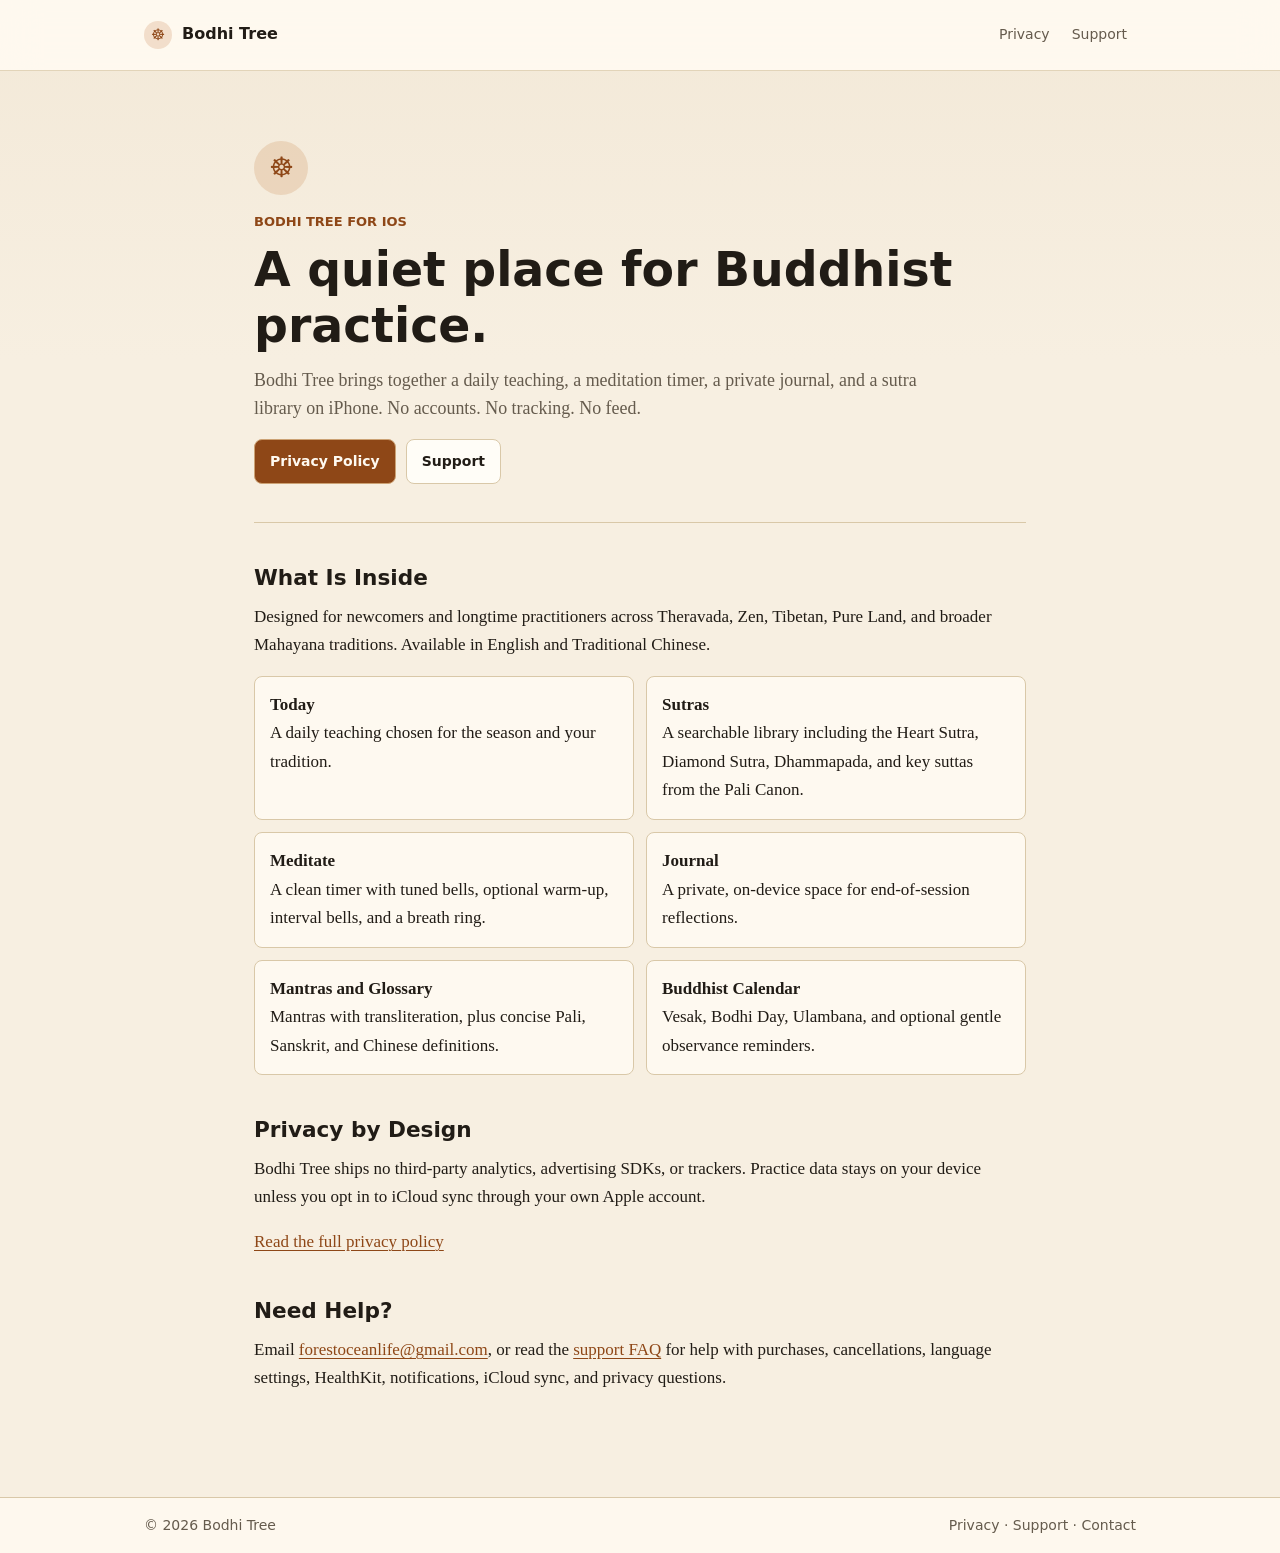
<file: index.html>
<!DOCTYPE html>
<html lang="en">
<head>
  <meta charset="UTF-8" />
  <meta name="viewport" content="width=device-width, initial-scale=1.0" />
  <title>Bodhi Tree — A quiet place for practice</title>
  <meta name="description" content="Bodhi Tree is a Buddhist study and meditation app for iPhone. No accounts, no tracking, with public privacy and support pages for App Store review." />
  <link rel="canonical" href="https://forestoceanlife.github.io/bodhi-tree/" />
  <link rel="stylesheet" href="./styles.css" />
</head>
<body>
  <a class="skip-link" href="#content">Skip to content</a>

  <header class="site-header">
    <div class="site-header-inner">
      <a class="brand" href="./" aria-label="Bodhi Tree home"><span class="brand-mark">☸</span> Bodhi Tree</a>
      <nav class="site-nav" aria-label="Primary">
        <a href="./privacy/">Privacy</a>
        <a href="./support/">Support</a>
      </nav>
    </div>
  </header>

  <main id="content">
    <section class="hero" aria-labelledby="home-title">
      <span class="hero-mark" aria-hidden="true">☸</span>
      <p class="eyebrow">Bodhi Tree for iOS</p>
      <h1 id="home-title">A quiet place for Buddhist practice.</h1>
      <p class="lede">Bodhi Tree brings together a daily teaching, a meditation timer, a private journal, and a sutra library on iPhone. No accounts. No tracking. No feed.</p>
      <div class="support-actions">
        <a class="button-link primary" href="./privacy/">Privacy Policy</a>
        <a class="button-link" href="./support/">Support</a>
      </div>
    </section>

    <hr />

    <section aria-labelledby="inside-title">
      <h2 id="inside-title">What Is Inside</h2>
      <p>Designed for newcomers and longtime practitioners across Theravada, Zen, Tibetan, Pure Land, and broader Mahayana traditions. Available in English and Traditional Chinese.</p>

      <ul class="feature-list">
        <li><strong>Today</strong><br />A daily teaching chosen for the season and your tradition.</li>
        <li><strong>Sutras</strong><br />A searchable library including the Heart Sutra, Diamond Sutra, Dhammapada, and key suttas from the Pali Canon.</li>
        <li><strong>Meditate</strong><br />A clean timer with tuned bells, optional warm-up, interval bells, and a breath ring.</li>
        <li><strong>Journal</strong><br />A private, on-device space for end-of-session reflections.</li>
        <li><strong>Mantras and Glossary</strong><br />Mantras with transliteration, plus concise Pali, Sanskrit, and Chinese definitions.</li>
        <li><strong>Buddhist Calendar</strong><br />Vesak, Bodhi Day, Ulambana, and optional gentle observance reminders.</li>
      </ul>
    </section>

    <section aria-labelledby="privacy-title">
      <h2 id="privacy-title">Privacy by Design</h2>
      <p>Bodhi Tree ships no third-party analytics, advertising SDKs, or trackers. Practice data stays on your device unless you opt in to iCloud sync through your own Apple account.</p>
      <p><a href="./privacy/">Read the full privacy policy</a></p>
    </section>

    <section aria-labelledby="support-title">
      <h2 id="support-title">Need Help?</h2>
      <p>Email <a href="mailto:forestoceanlife@gmail.com">forestoceanlife@gmail.com</a>, or read the <a href="./support/">support FAQ</a> for help with purchases, cancellations, language settings, HealthKit, notifications, iCloud sync, and privacy questions.</p>
    </section>
  </main>

  <footer class="site-footer">
    <div class="site-footer-inner">
      <span>© 2026 Bodhi Tree</span>
      <span>
        <a href="./privacy/">Privacy</a> ·
        <a href="./support/">Support</a> ·
        <a href="mailto:forestoceanlife@gmail.com">Contact</a>
      </span>
    </div>
  </footer>
</body>
</html>
</file>
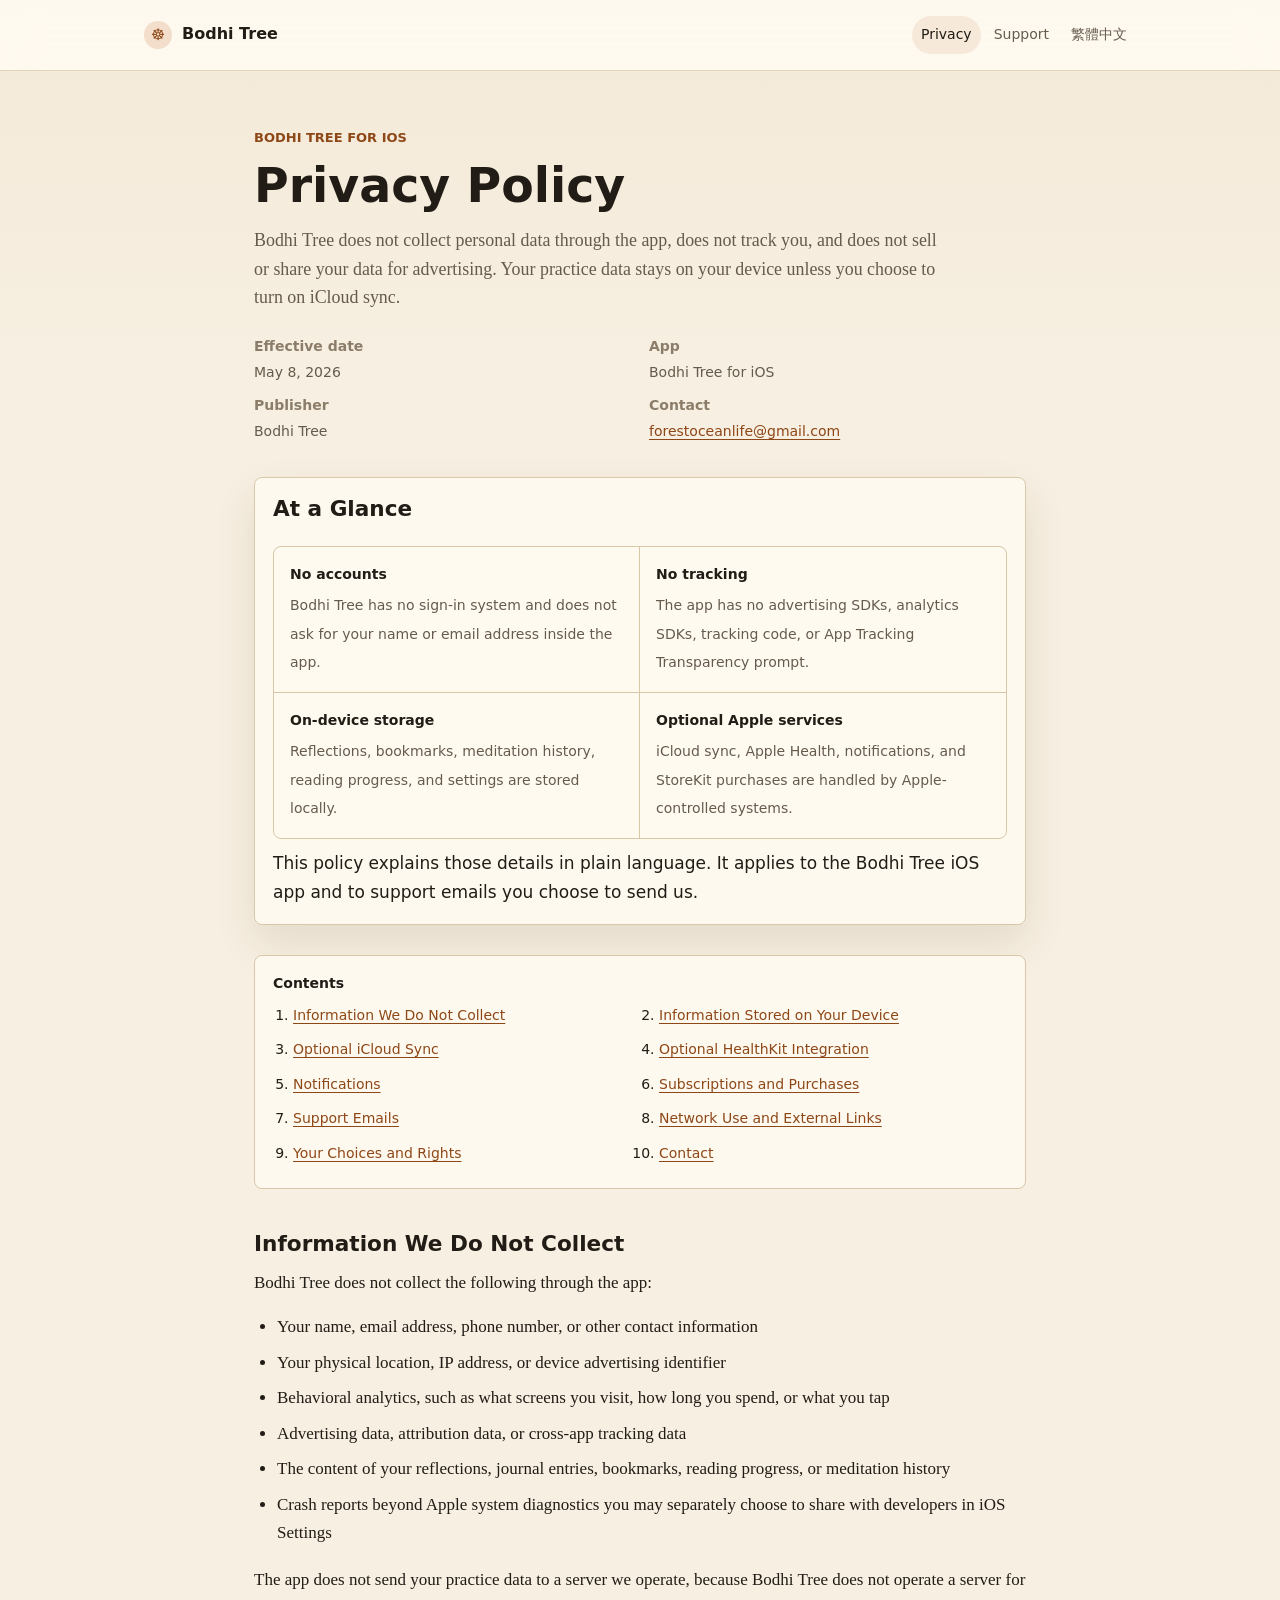
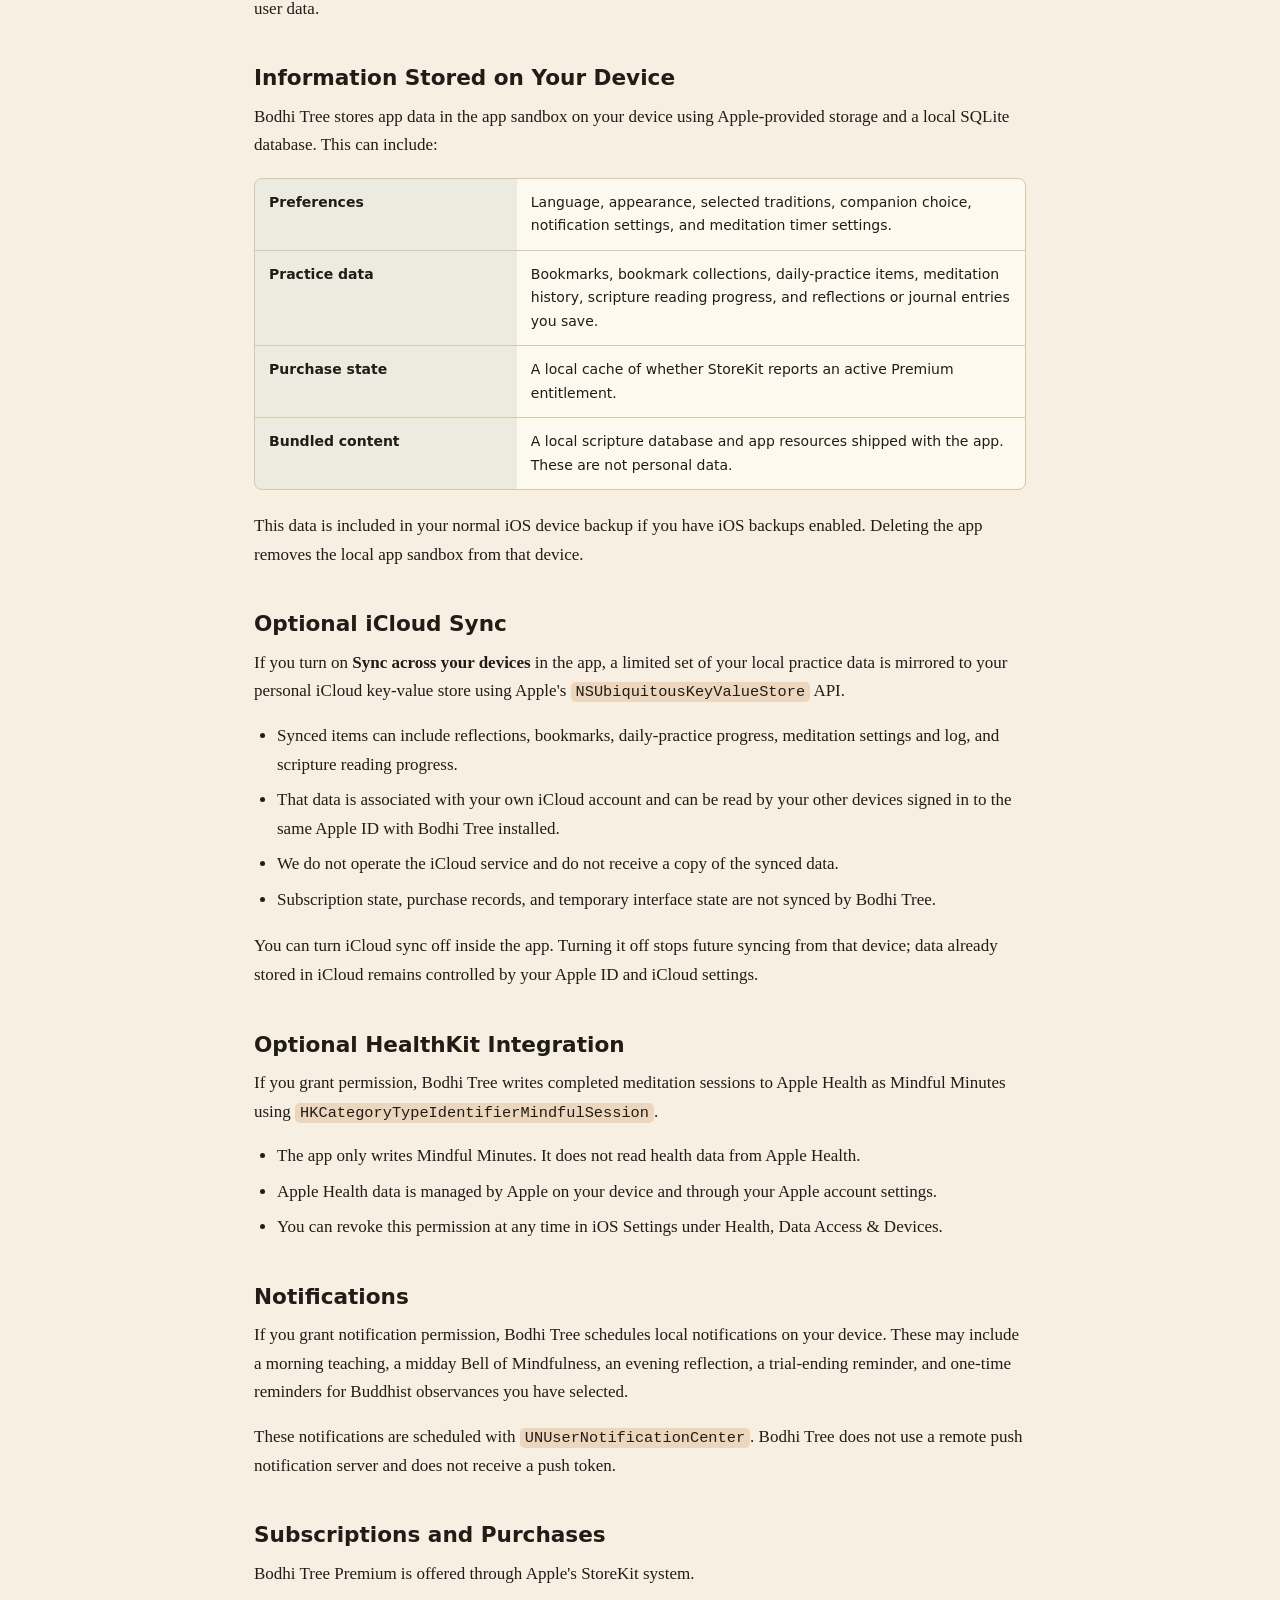
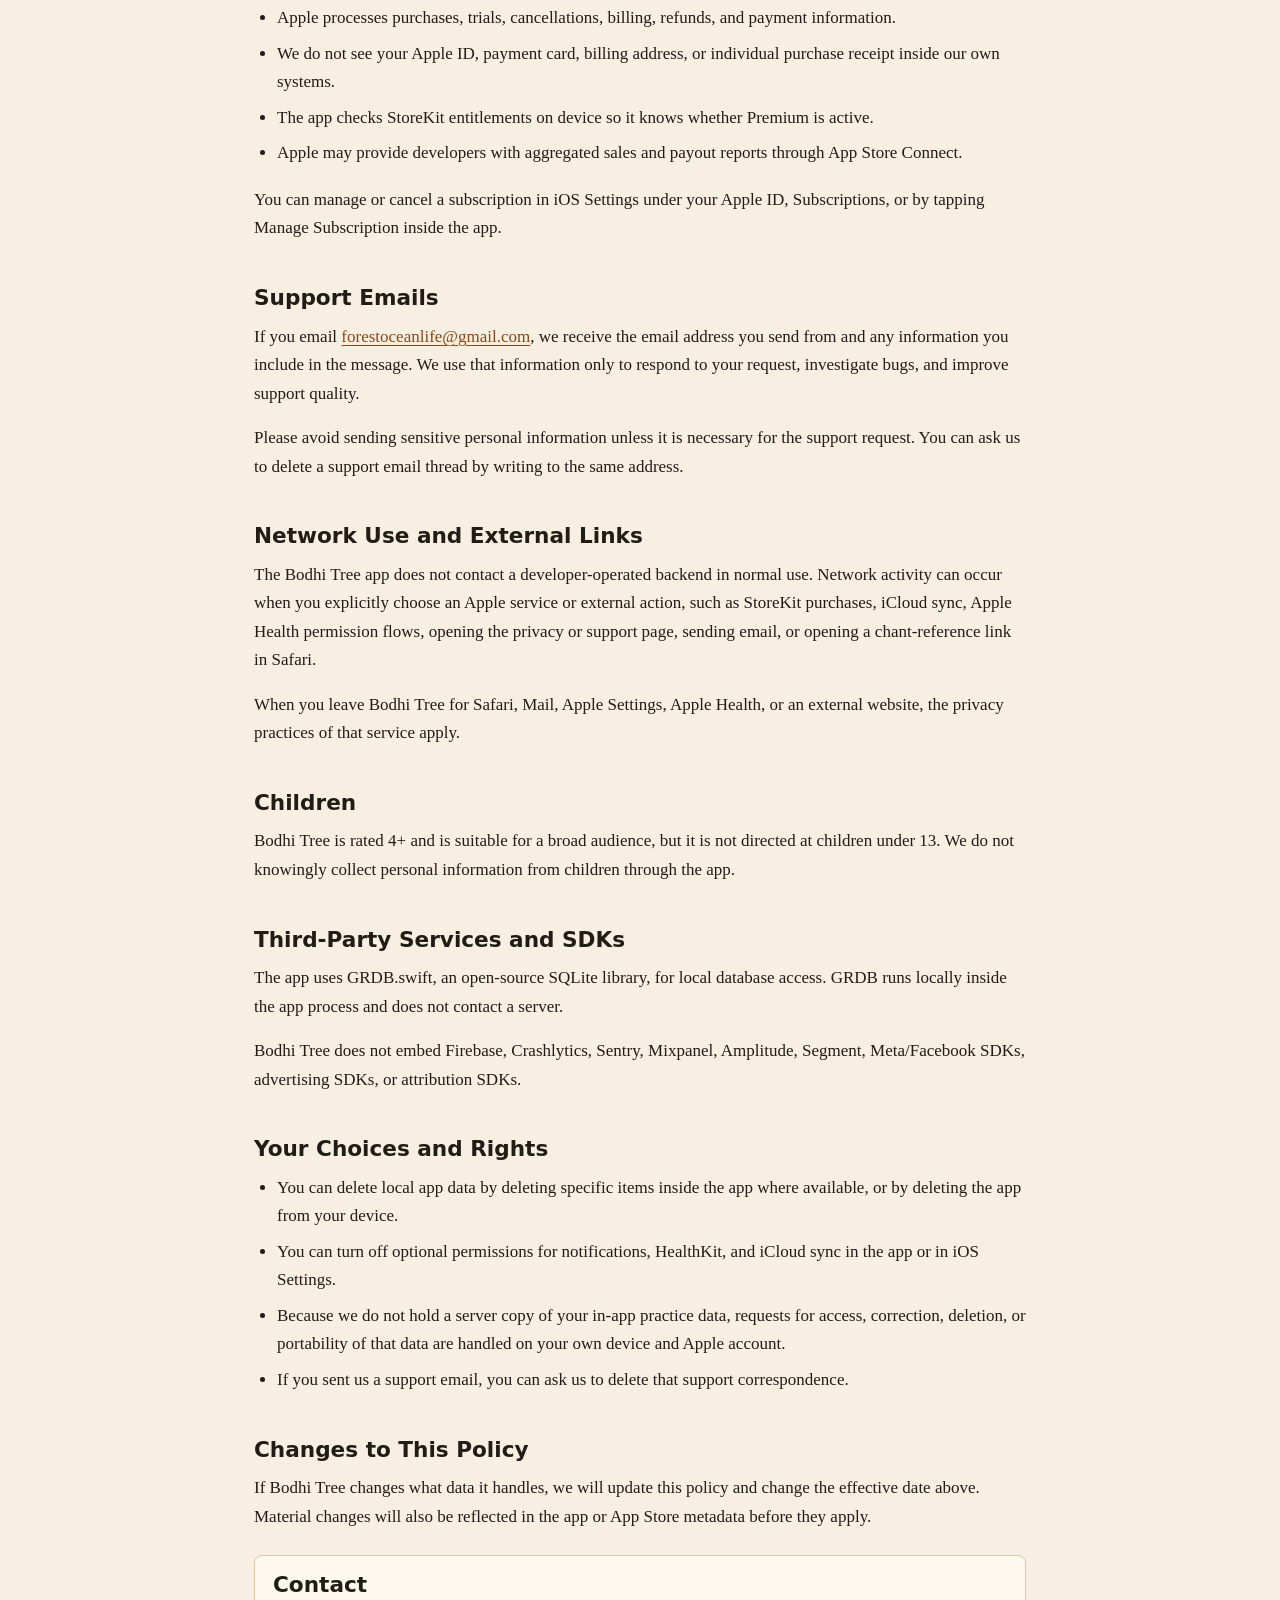
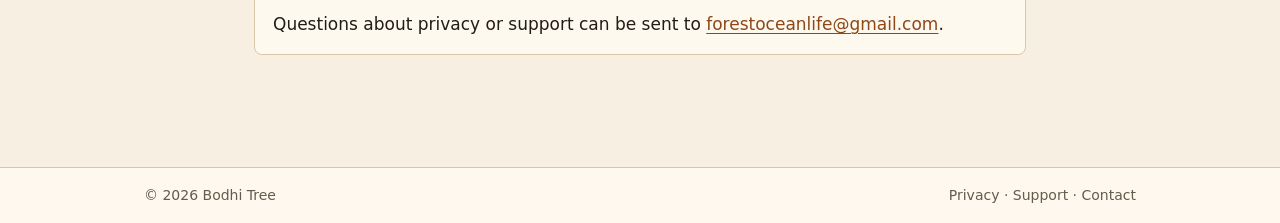
<file: privacy/index.html>
<!DOCTYPE html>
<html lang="en">
<head>
  <meta charset="UTF-8" />
  <meta name="viewport" content="width=device-width, initial-scale=1.0" />
  <title>Privacy Policy — Bodhi Tree</title>
  <meta name="description" content="Bodhi Tree for iOS does not collect personal data through the app, does not track users, and stores practice data on device unless optional iCloud sync is enabled." />
  <link rel="canonical" href="https://forestoceanlife.github.io/bodhi-tree/privacy/" />
  <link rel="alternate" hreflang="en" href="https://forestoceanlife.github.io/bodhi-tree/privacy/" />
  <link rel="alternate" hreflang="zh-Hant" href="https://forestoceanlife.github.io/bodhi-tree/privacy/zh-Hant/" />
  <link rel="alternate" hreflang="x-default" href="https://forestoceanlife.github.io/bodhi-tree/privacy/" />
  <link rel="stylesheet" href="../styles.css" />
</head>
<body>
  <a class="skip-link" href="#content">Skip to content</a>

  <header class="site-header">
    <div class="site-header-inner">
      <a class="brand" href="../" aria-label="Bodhi Tree home"><span class="brand-mark">☸</span> Bodhi Tree</a>
      <nav class="site-nav" aria-label="Primary">
        <a href="../privacy/" class="active" aria-current="page">Privacy</a>
        <a href="../support/">Support</a>
        <a href="./zh-Hant/" hreflang="zh-Hant" lang="zh-Hant">繁體中文</a>
      </nav>
    </div>
  </header>

  <main id="content">
    <section class="page-hero" aria-labelledby="privacy-title">
      <p class="eyebrow">Bodhi Tree for iOS</p>
      <h1 id="privacy-title">Privacy Policy</h1>
      <p class="lede">Bodhi Tree does not collect personal data through the app, does not track you, and does not sell or share your data for advertising. Your practice data stays on your device unless you choose to turn on iCloud sync.</p>

      <dl class="meta-list">
        <div>
          <dt>Effective date</dt>
          <dd>May 8, 2026</dd>
        </div>
        <div>
          <dt>App</dt>
          <dd>Bodhi Tree for iOS</dd>
        </div>
        <div>
          <dt>Publisher</dt>
          <dd>Bodhi Tree</dd>
        </div>
        <div>
          <dt>Contact</dt>
          <dd><a href="mailto:forestoceanlife@gmail.com">forestoceanlife@gmail.com</a></dd>
        </div>
      </dl>
    </section>

    <section class="callout" aria-labelledby="privacy-summary">
      <h2 id="privacy-summary">At a Glance</h2>
      <div class="summary-grid">
        <div class="summary-item">
          <b>No accounts</b>
          <span>Bodhi Tree has no sign-in system and does not ask for your name or email address inside the app.</span>
        </div>
        <div class="summary-item">
          <b>No tracking</b>
          <span>The app has no advertising SDKs, analytics SDKs, tracking code, or App Tracking Transparency prompt.</span>
        </div>
        <div class="summary-item">
          <b>On-device storage</b>
          <span>Reflections, bookmarks, meditation history, reading progress, and settings are stored locally.</span>
        </div>
        <div class="summary-item">
          <b>Optional Apple services</b>
          <span>iCloud sync, Apple Health, notifications, and StoreKit purchases are handled by Apple-controlled systems.</span>
        </div>
      </div>
      <p>This policy explains those details in plain language. It applies to the Bodhi Tree iOS app and to support emails you choose to send us.</p>
    </section>

    <nav class="toc" aria-label="Privacy policy sections">
      <strong>Contents</strong>
      <ol>
        <li><a href="#not-collected">Information We Do Not Collect</a></li>
        <li><a href="#device-storage">Information Stored on Your Device</a></li>
        <li><a href="#icloud">Optional iCloud Sync</a></li>
        <li><a href="#healthkit">Optional HealthKit Integration</a></li>
        <li><a href="#notifications">Notifications</a></li>
        <li><a href="#purchases">Subscriptions and Purchases</a></li>
        <li><a href="#support-email">Support Emails</a></li>
        <li><a href="#network">Network Use and External Links</a></li>
        <li><a href="#rights">Your Choices and Rights</a></li>
        <li><a href="#contact">Contact</a></li>
      </ol>
    </nav>

    <section id="not-collected">
      <h2>Information We Do Not Collect</h2>
      <p>Bodhi Tree does not collect the following through the app:</p>
      <ul>
        <li>Your name, email address, phone number, or other contact information</li>
        <li>Your physical location, IP address, or device advertising identifier</li>
        <li>Behavioral analytics, such as what screens you visit, how long you spend, or what you tap</li>
        <li>Advertising data, attribution data, or cross-app tracking data</li>
        <li>The content of your reflections, journal entries, bookmarks, reading progress, or meditation history</li>
        <li>Crash reports beyond Apple system diagnostics you may separately choose to share with developers in iOS Settings</li>
      </ul>
      <p>The app does not send your practice data to a server we operate, because Bodhi Tree does not operate a server for user data.</p>
    </section>

    <section id="device-storage">
      <h2>Information Stored on Your Device</h2>
      <p>Bodhi Tree stores app data in the app sandbox on your device using Apple-provided storage and a local SQLite database. This can include:</p>
      <table class="data-table">
        <tbody>
          <tr>
            <th scope="row">Preferences</th>
            <td>Language, appearance, selected traditions, companion choice, notification settings, and meditation timer settings.</td>
          </tr>
          <tr>
            <th scope="row">Practice data</th>
            <td>Bookmarks, bookmark collections, daily-practice items, meditation history, scripture reading progress, and reflections or journal entries you save.</td>
          </tr>
          <tr>
            <th scope="row">Purchase state</th>
            <td>A local cache of whether StoreKit reports an active Premium entitlement.</td>
          </tr>
          <tr>
            <th scope="row">Bundled content</th>
            <td>A local scripture database and app resources shipped with the app. These are not personal data.</td>
          </tr>
        </tbody>
      </table>
      <p>This data is included in your normal iOS device backup if you have iOS backups enabled. Deleting the app removes the local app sandbox from that device.</p>
    </section>

    <section id="icloud">
      <h2>Optional iCloud Sync</h2>
      <p>If you turn on <strong>Sync across your devices</strong> in the app, a limited set of your local practice data is mirrored to your personal iCloud key-value store using Apple's <code>NSUbiquitousKeyValueStore</code> API.</p>
      <ul>
        <li>Synced items can include reflections, bookmarks, daily-practice progress, meditation settings and log, and scripture reading progress.</li>
        <li>That data is associated with your own iCloud account and can be read by your other devices signed in to the same Apple ID with Bodhi Tree installed.</li>
        <li>We do not operate the iCloud service and do not receive a copy of the synced data.</li>
        <li>Subscription state, purchase records, and temporary interface state are not synced by Bodhi Tree.</li>
      </ul>
      <p>You can turn iCloud sync off inside the app. Turning it off stops future syncing from that device; data already stored in iCloud remains controlled by your Apple ID and iCloud settings.</p>
    </section>

    <section id="healthkit">
      <h2>Optional HealthKit Integration</h2>
      <p>If you grant permission, Bodhi Tree writes completed meditation sessions to Apple Health as Mindful Minutes using <code>HKCategoryTypeIdentifierMindfulSession</code>.</p>
      <ul>
        <li>The app only writes Mindful Minutes. It does not read health data from Apple Health.</li>
        <li>Apple Health data is managed by Apple on your device and through your Apple account settings.</li>
        <li>You can revoke this permission at any time in iOS Settings under Health, Data Access &amp; Devices.</li>
      </ul>
    </section>

    <section id="notifications">
      <h2>Notifications</h2>
      <p>If you grant notification permission, Bodhi Tree schedules local notifications on your device. These may include a morning teaching, a midday Bell of Mindfulness, an evening reflection, a trial-ending reminder, and one-time reminders for Buddhist observances you have selected.</p>
      <p>These notifications are scheduled with <code>UNUserNotificationCenter</code>. Bodhi Tree does not use a remote push notification server and does not receive a push token.</p>
    </section>

    <section id="purchases">
      <h2>Subscriptions and Purchases</h2>
      <p>Bodhi Tree Premium is offered through Apple's StoreKit system.</p>
      <ul>
        <li>Apple processes purchases, trials, cancellations, billing, refunds, and payment information.</li>
        <li>We do not see your Apple ID, payment card, billing address, or individual purchase receipt inside our own systems.</li>
        <li>The app checks StoreKit entitlements on device so it knows whether Premium is active.</li>
        <li>Apple may provide developers with aggregated sales and payout reports through App Store Connect.</li>
      </ul>
      <p>You can manage or cancel a subscription in iOS Settings under your Apple ID, Subscriptions, or by tapping Manage Subscription inside the app.</p>
    </section>

    <section id="support-email">
      <h2>Support Emails</h2>
      <p>If you email <a href="mailto:forestoceanlife@gmail.com">forestoceanlife@gmail.com</a>, we receive the email address you send from and any information you include in the message. We use that information only to respond to your request, investigate bugs, and improve support quality.</p>
      <p>Please avoid sending sensitive personal information unless it is necessary for the support request. You can ask us to delete a support email thread by writing to the same address.</p>
    </section>

    <section id="network">
      <h2>Network Use and External Links</h2>
      <p>The Bodhi Tree app does not contact a developer-operated backend in normal use. Network activity can occur when you explicitly choose an Apple service or external action, such as StoreKit purchases, iCloud sync, Apple Health permission flows, opening the privacy or support page, sending email, or opening a chant-reference link in Safari.</p>
      <p>When you leave Bodhi Tree for Safari, Mail, Apple Settings, Apple Health, or an external website, the privacy practices of that service apply.</p>
    </section>

    <section id="children">
      <h2>Children</h2>
      <p>Bodhi Tree is rated 4+ and is suitable for a broad audience, but it is not directed at children under 13. We do not knowingly collect personal information from children through the app.</p>
    </section>

    <section id="third-parties">
      <h2>Third-Party Services and SDKs</h2>
      <p>The app uses GRDB.swift, an open-source SQLite library, for local database access. GRDB runs locally inside the app process and does not contact a server.</p>
      <p>Bodhi Tree does not embed Firebase, Crashlytics, Sentry, Mixpanel, Amplitude, Segment, Meta/Facebook SDKs, advertising SDKs, or attribution SDKs.</p>
    </section>

    <section id="rights">
      <h2>Your Choices and Rights</h2>
      <ul>
        <li>You can delete local app data by deleting specific items inside the app where available, or by deleting the app from your device.</li>
        <li>You can turn off optional permissions for notifications, HealthKit, and iCloud sync in the app or in iOS Settings.</li>
        <li>Because we do not hold a server copy of your in-app practice data, requests for access, correction, deletion, or portability of that data are handled on your own device and Apple account.</li>
        <li>If you sent us a support email, you can ask us to delete that support correspondence.</li>
      </ul>
    </section>

    <section id="changes">
      <h2>Changes to This Policy</h2>
      <p>If Bodhi Tree changes what data it handles, we will update this policy and change the effective date above. Material changes will also be reflected in the app or App Store metadata before they apply.</p>
    </section>

    <section id="contact" class="page-note">
      <h2>Contact</h2>
      <p>Questions about privacy or support can be sent to <a href="mailto:forestoceanlife@gmail.com">forestoceanlife@gmail.com</a>.</p>
    </section>
  </main>

  <footer class="site-footer">
    <div class="site-footer-inner">
      <span>© 2026 Bodhi Tree</span>
      <span>
        <a href="../privacy/">Privacy</a> ·
        <a href="../support/">Support</a> ·
        <a href="mailto:forestoceanlife@gmail.com">Contact</a>
      </span>
    </div>
  </footer>
</body>
</html>
</file>
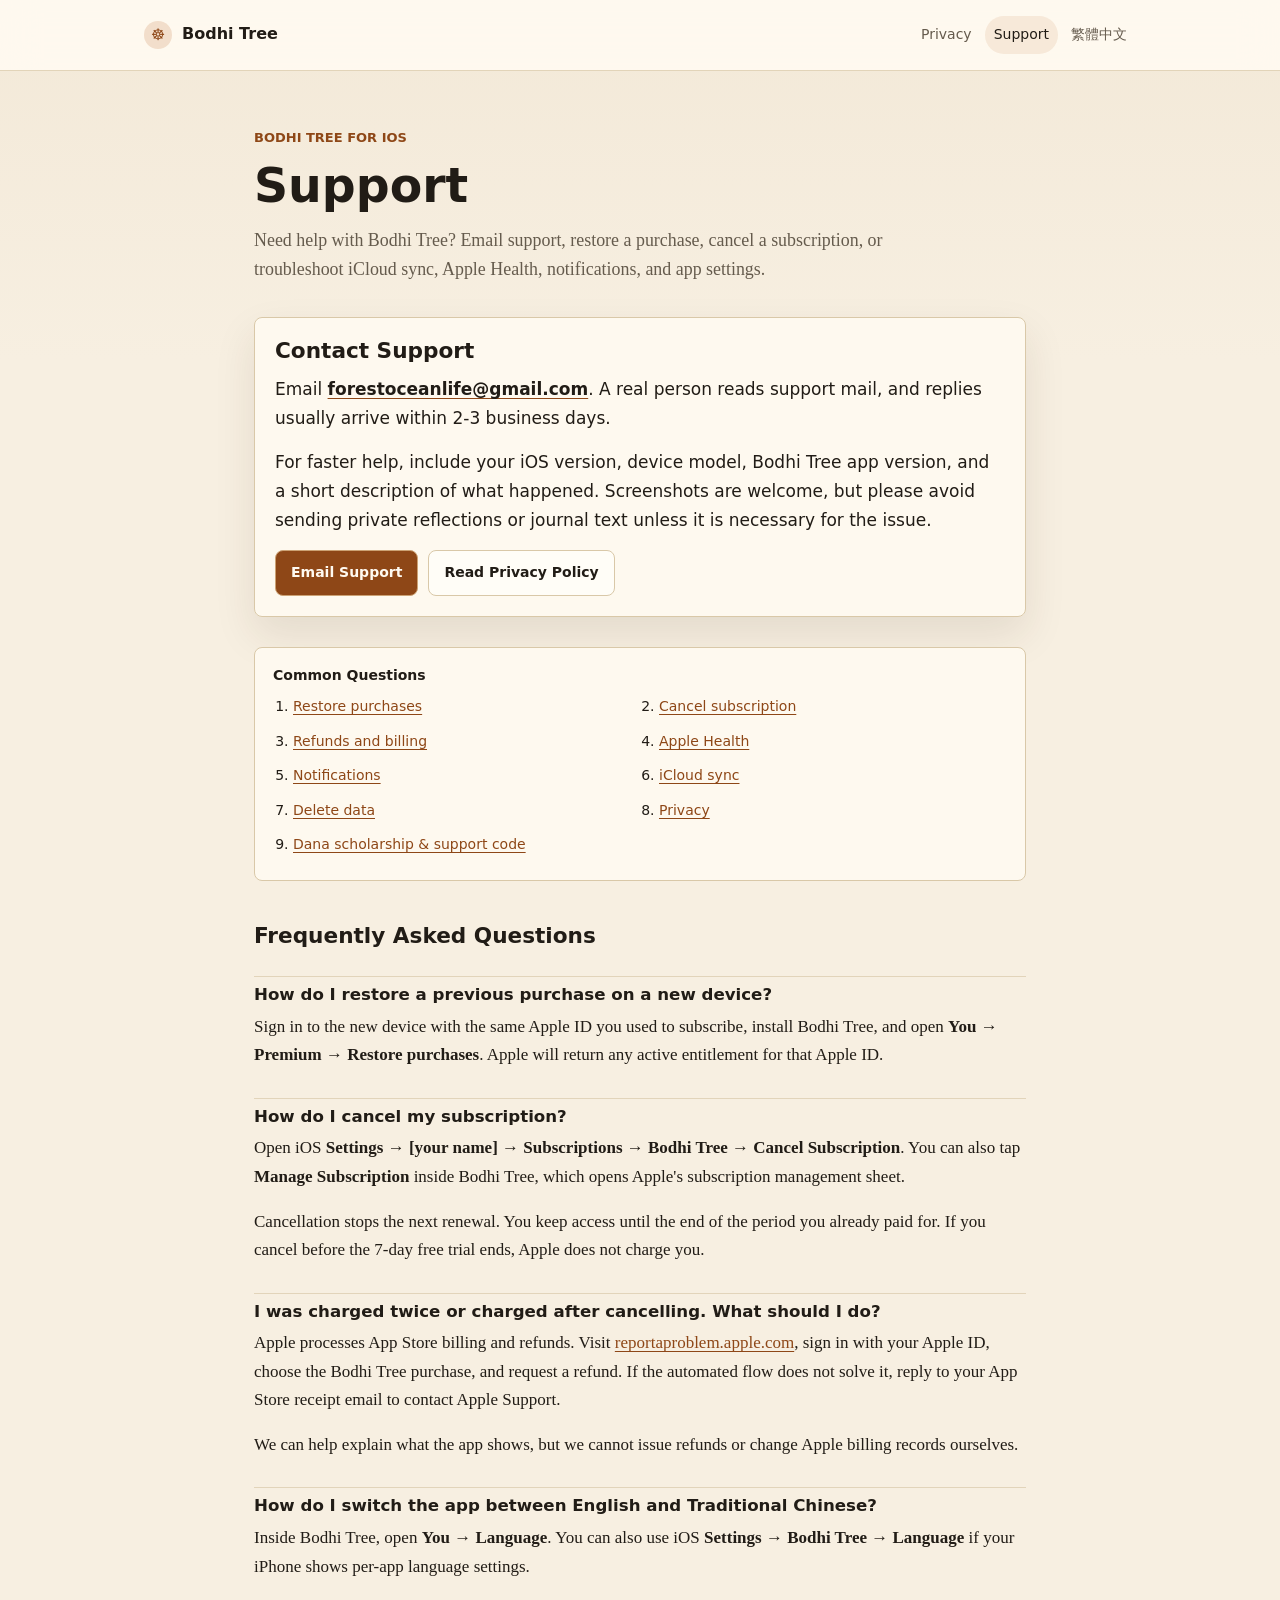
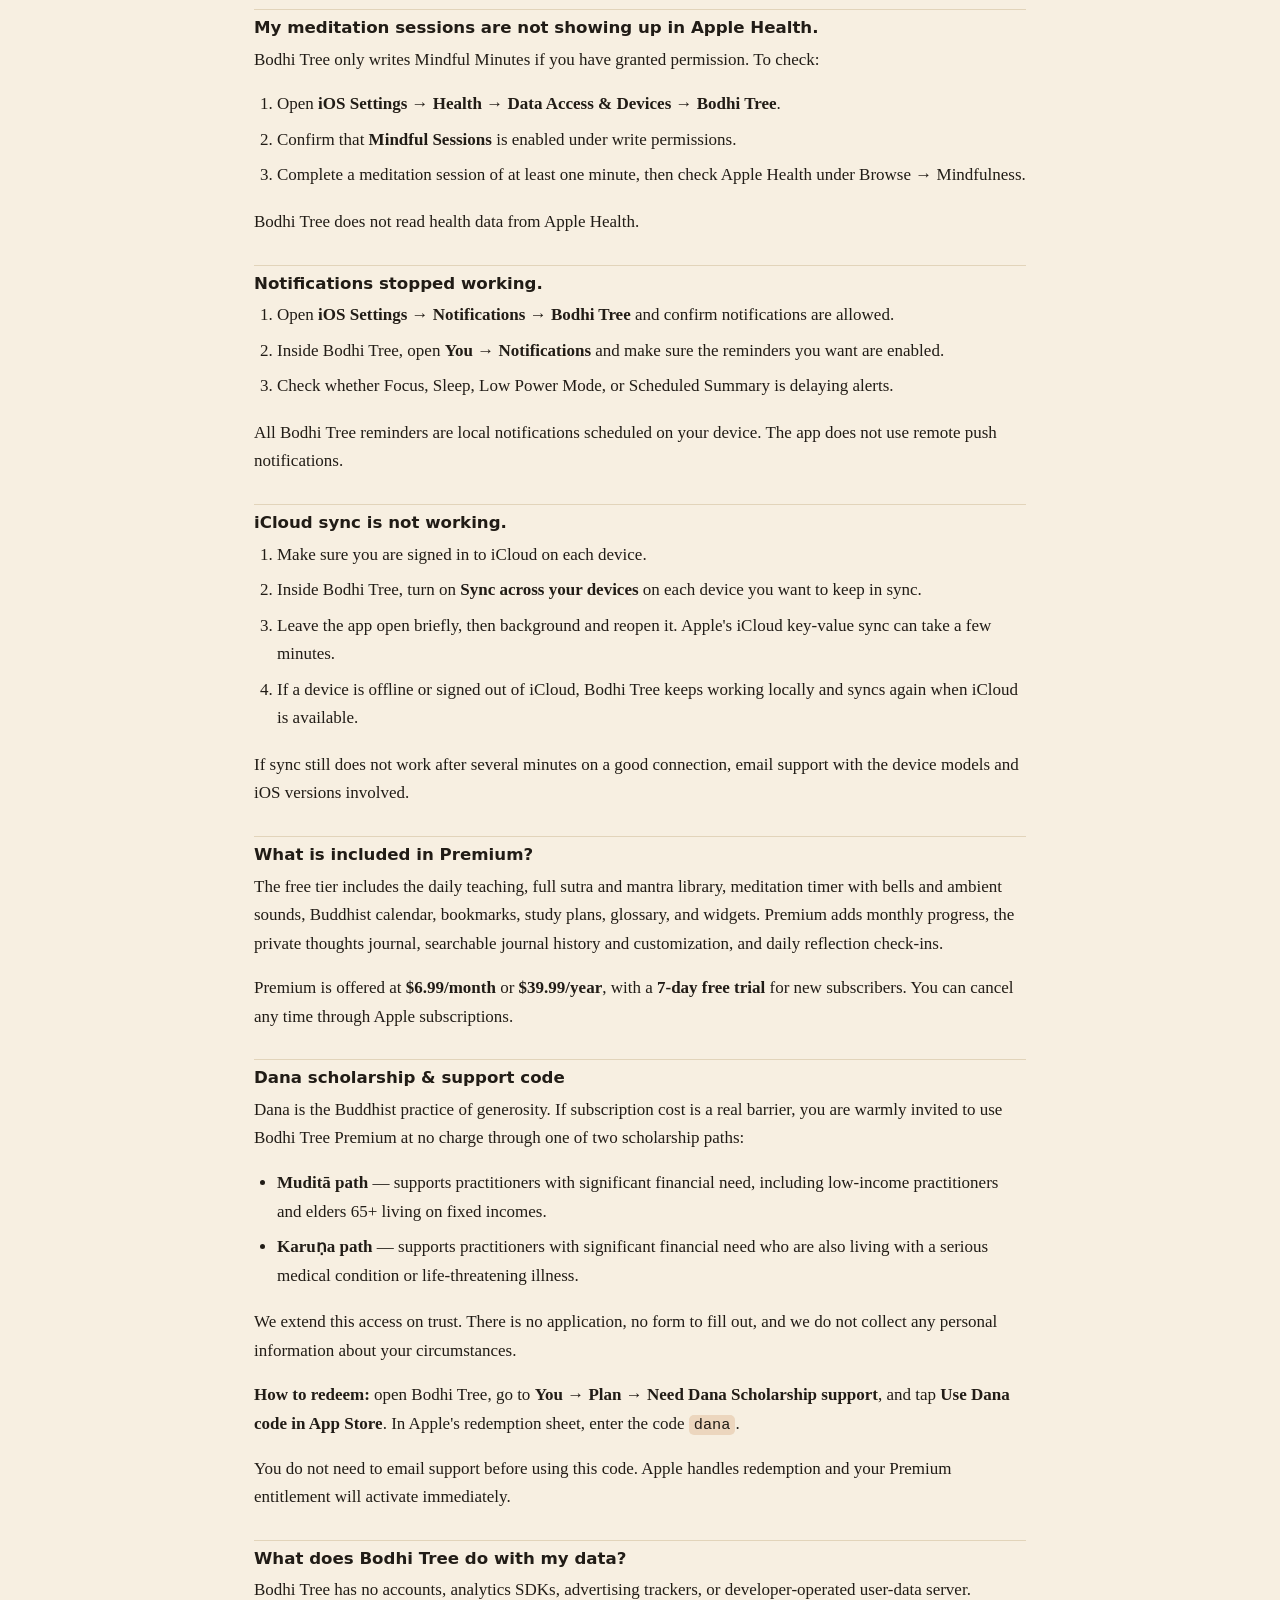
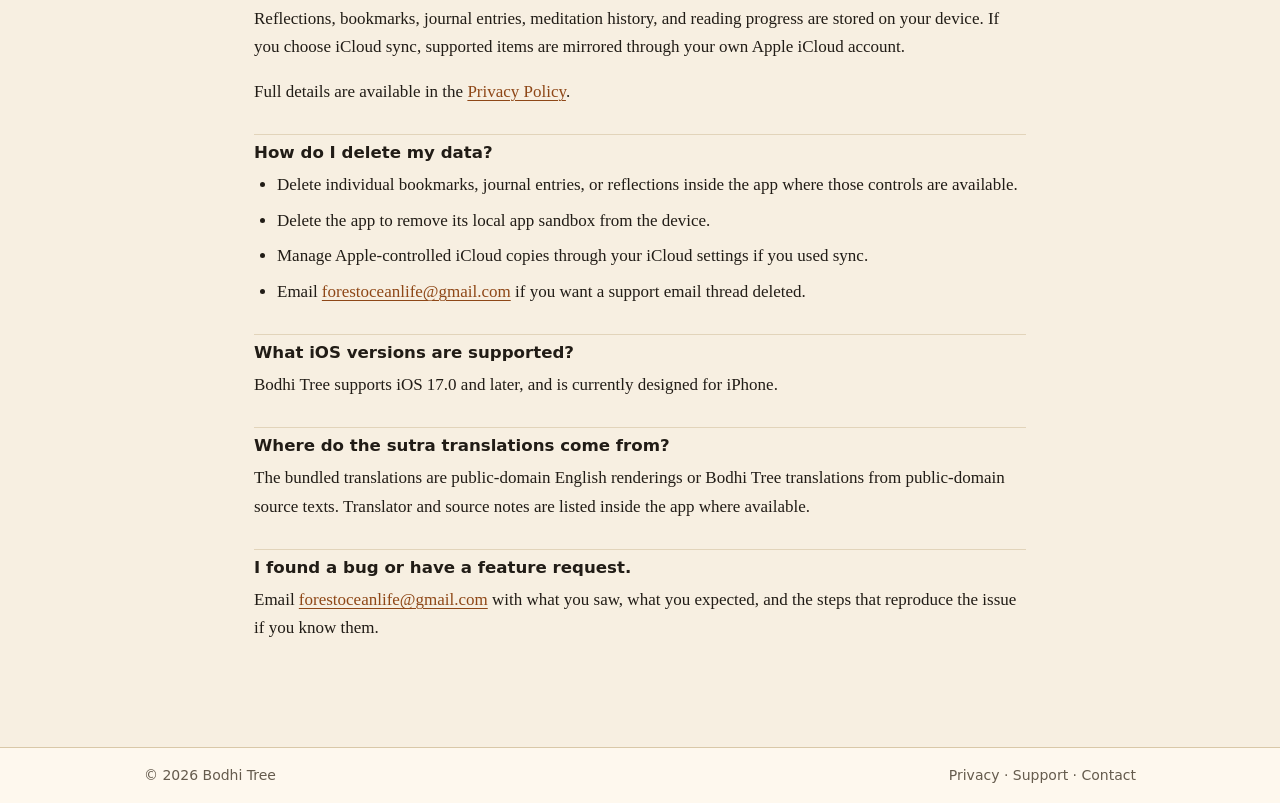
<file: support/index.html>
<!DOCTYPE html>
<html lang="en">
<head>
  <meta charset="UTF-8" />
  <meta name="viewport" content="width=device-width, initial-scale=1.0" />
  <title>Support — Bodhi Tree</title>
  <meta name="description" content="Support for Bodhi Tree for iOS: contact support, restore purchases, cancel subscriptions, troubleshoot HealthKit, notifications, iCloud sync, and privacy questions." />
  <link rel="canonical" href="https://forestoceanlife.github.io/bodhi-tree/support/" />
  <link rel="alternate" hreflang="en" href="https://forestoceanlife.github.io/bodhi-tree/support/" />
  <link rel="alternate" hreflang="zh-Hant" href="https://forestoceanlife.github.io/bodhi-tree/support/zh-Hant/" />
  <link rel="alternate" hreflang="x-default" href="https://forestoceanlife.github.io/bodhi-tree/support/" />
  <link rel="stylesheet" href="../styles.css" />
</head>
<body>
  <a class="skip-link" href="#content">Skip to content</a>

  <header class="site-header">
    <div class="site-header-inner">
      <a class="brand" href="../" aria-label="Bodhi Tree home"><span class="brand-mark">☸</span> Bodhi Tree</a>
      <nav class="site-nav" aria-label="Primary">
        <a href="../privacy/">Privacy</a>
        <a href="../support/" class="active" aria-current="page">Support</a>
        <a href="./zh-Hant/" hreflang="zh-Hant" lang="zh-Hant">繁體中文</a>
      </nav>
    </div>
  </header>

  <main id="content">
    <section class="page-hero" aria-labelledby="support-title">
      <p class="eyebrow">Bodhi Tree for iOS</p>
      <h1 id="support-title">Support</h1>
      <p class="lede">Need help with Bodhi Tree? Email support, restore a purchase, cancel a subscription, or troubleshoot iCloud sync, Apple Health, notifications, and app settings.</p>
    </section>

    <section class="contact-card" aria-labelledby="contact-title">
      <h2 id="contact-title">Contact Support</h2>
      <p>Email <a href="mailto:forestoceanlife@gmail.com"><strong>forestoceanlife@gmail.com</strong></a>. A real person reads support mail, and replies usually arrive within 2-3 business days.</p>
      <p>For faster help, include your iOS version, device model, Bodhi Tree app version, and a short description of what happened. Screenshots are welcome, but please avoid sending private reflections or journal text unless it is necessary for the issue.</p>
      <div class="support-actions">
        <a class="button-link primary" href="mailto:forestoceanlife@gmail.com?subject=Bodhi%20Tree%20Support">Email Support</a>
        <a class="button-link" href="../privacy/">Read Privacy Policy</a>
      </div>
    </section>

    <nav class="toc" aria-label="Support topics">
      <strong>Common Questions</strong>
      <ol>
        <li><a href="#restore">Restore purchases</a></li>
        <li><a href="#cancel">Cancel subscription</a></li>
        <li><a href="#refunds">Refunds and billing</a></li>
        <li><a href="#healthkit">Apple Health</a></li>
        <li><a href="#notifications">Notifications</a></li>
        <li><a href="#icloud">iCloud sync</a></li>
        <li><a href="#delete-data">Delete data</a></li>
        <li><a href="#privacy">Privacy</a></li>
        <li><a href="#dana">Dana scholarship &amp; support code</a></li>
      </ol>
    </nav>

    <section class="question-list" aria-label="Frequently asked questions">
      <h2>Frequently Asked Questions</h2>

      <h3 id="restore">How do I restore a previous purchase on a new device?</h3>
      <p>Sign in to the new device with the same Apple ID you used to subscribe, install Bodhi Tree, and open <strong>You → Premium → Restore purchases</strong>. Apple will return any active entitlement for that Apple ID.</p>

      <h3 id="cancel">How do I cancel my subscription?</h3>
      <p>Open iOS <strong>Settings → [your name] → Subscriptions → Bodhi Tree → Cancel Subscription</strong>. You can also tap <strong>Manage Subscription</strong> inside Bodhi Tree, which opens Apple's subscription management sheet.</p>
      <p>Cancellation stops the next renewal. You keep access until the end of the period you already paid for. If you cancel before the 7-day free trial ends, Apple does not charge you.</p>

      <h3 id="refunds">I was charged twice or charged after cancelling. What should I do?</h3>
      <p>Apple processes App Store billing and refunds. Visit <a href="https://reportaproblem.apple.com">reportaproblem.apple.com</a>, sign in with your Apple ID, choose the Bodhi Tree purchase, and request a refund. If the automated flow does not solve it, reply to your App Store receipt email to contact Apple Support.</p>
      <p>We can help explain what the app shows, but we cannot issue refunds or change Apple billing records ourselves.</p>

      <h3 id="language">How do I switch the app between English and Traditional Chinese?</h3>
      <p>Inside Bodhi Tree, open <strong>You → Language</strong>. You can also use iOS <strong>Settings → Bodhi Tree → Language</strong> if your iPhone shows per-app language settings.</p>

      <h3 id="healthkit">My meditation sessions are not showing up in Apple Health.</h3>
      <p>Bodhi Tree only writes Mindful Minutes if you have granted permission. To check:</p>
      <ol>
        <li>Open <strong>iOS Settings → Health → Data Access &amp; Devices → Bodhi Tree</strong>.</li>
        <li>Confirm that <strong>Mindful Sessions</strong> is enabled under write permissions.</li>
        <li>Complete a meditation session of at least one minute, then check Apple Health under Browse → Mindfulness.</li>
      </ol>
      <p>Bodhi Tree does not read health data from Apple Health.</p>

      <h3 id="notifications">Notifications stopped working.</h3>
      <ol>
        <li>Open <strong>iOS Settings → Notifications → Bodhi Tree</strong> and confirm notifications are allowed.</li>
        <li>Inside Bodhi Tree, open <strong>You → Notifications</strong> and make sure the reminders you want are enabled.</li>
        <li>Check whether Focus, Sleep, Low Power Mode, or Scheduled Summary is delaying alerts.</li>
      </ol>
      <p>All Bodhi Tree reminders are local notifications scheduled on your device. The app does not use remote push notifications.</p>

      <h3 id="icloud">iCloud sync is not working.</h3>
      <ol>
        <li>Make sure you are signed in to iCloud on each device.</li>
        <li>Inside Bodhi Tree, turn on <strong>Sync across your devices</strong> on each device you want to keep in sync.</li>
        <li>Leave the app open briefly, then background and reopen it. Apple's iCloud key-value sync can take a few minutes.</li>
        <li>If a device is offline or signed out of iCloud, Bodhi Tree keeps working locally and syncs again when iCloud is available.</li>
      </ol>
      <p>If sync still does not work after several minutes on a good connection, email support with the device models and iOS versions involved.</p>

      <h3 id="premium">What is included in Premium?</h3>
      <p>The free tier includes the daily teaching, full sutra and mantra library, meditation timer with bells and ambient sounds, Buddhist calendar, bookmarks, study plans, glossary, and widgets. Premium adds monthly progress, the private thoughts journal, searchable journal history and customization, and daily reflection check-ins.</p>
      <p>Premium is offered at <strong>$6.99/month</strong> or <strong>$39.99/year</strong>, with a <strong>7-day free trial</strong> for new subscribers. You can cancel any time through Apple subscriptions.</p>

      <h3 id="dana">Dana scholarship &amp; support code</h3>
      <p>Dana is the Buddhist practice of generosity. If subscription cost is a real barrier, you are warmly invited to use Bodhi Tree Premium at no charge through one of two scholarship paths:</p>
      <ul>
        <li><strong>Muditā path</strong> — supports practitioners with significant financial need, including low-income practitioners and elders 65+ living on fixed incomes.</li>
        <li><strong>Karuṇa path</strong> — supports practitioners with significant financial need who are also living with a serious medical condition or life-threatening illness.</li>
      </ul>
      <p>We extend this access on trust. There is no application, no form to fill out, and we do not collect any personal information about your circumstances.</p>
      <p><strong>How to redeem:</strong> open Bodhi Tree, go to <strong>You → Plan → Need Dana Scholarship support</strong>, and tap <strong>Use Dana code in App Store</strong>. In Apple's redemption sheet, enter the code <code>dana</code>.</p>
      <p>You do not need to email support before using this code. Apple handles redemption and your Premium entitlement will activate immediately.</p>

      <h3 id="privacy">What does Bodhi Tree do with my data?</h3>
      <p>Bodhi Tree has no accounts, analytics SDKs, advertising trackers, or developer-operated user-data server. Reflections, bookmarks, journal entries, meditation history, and reading progress are stored on your device. If you choose iCloud sync, supported items are mirrored through your own Apple iCloud account.</p>
      <p>Full details are available in the <a href="../privacy/">Privacy Policy</a>.</p>

      <h3 id="delete-data">How do I delete my data?</h3>
      <ul>
        <li>Delete individual bookmarks, journal entries, or reflections inside the app where those controls are available.</li>
        <li>Delete the app to remove its local app sandbox from the device.</li>
        <li>Manage Apple-controlled iCloud copies through your iCloud settings if you used sync.</li>
        <li>Email <a href="mailto:forestoceanlife@gmail.com">forestoceanlife@gmail.com</a> if you want a support email thread deleted.</li>
      </ul>

      <h3 id="versions">What iOS versions are supported?</h3>
      <p>Bodhi Tree supports iOS 17.0 and later, and is currently designed for iPhone.</p>

      <h3 id="translations">Where do the sutra translations come from?</h3>
      <p>The bundled translations are public-domain English renderings or Bodhi Tree translations from public-domain source texts. Translator and source notes are listed inside the app where available.</p>

      <h3 id="bugs">I found a bug or have a feature request.</h3>
      <p>Email <a href="mailto:forestoceanlife@gmail.com">forestoceanlife@gmail.com</a> with what you saw, what you expected, and the steps that reproduce the issue if you know them.</p>
    </section>
  </main>

  <footer class="site-footer">
    <div class="site-footer-inner">
      <span>© 2026 Bodhi Tree</span>
      <span>
        <a href="../privacy/">Privacy</a> ·
        <a href="../support/">Support</a> ·
        <a href="mailto:forestoceanlife@gmail.com">Contact</a>
      </span>
    </div>
  </footer>
</body>
</html>
</file>
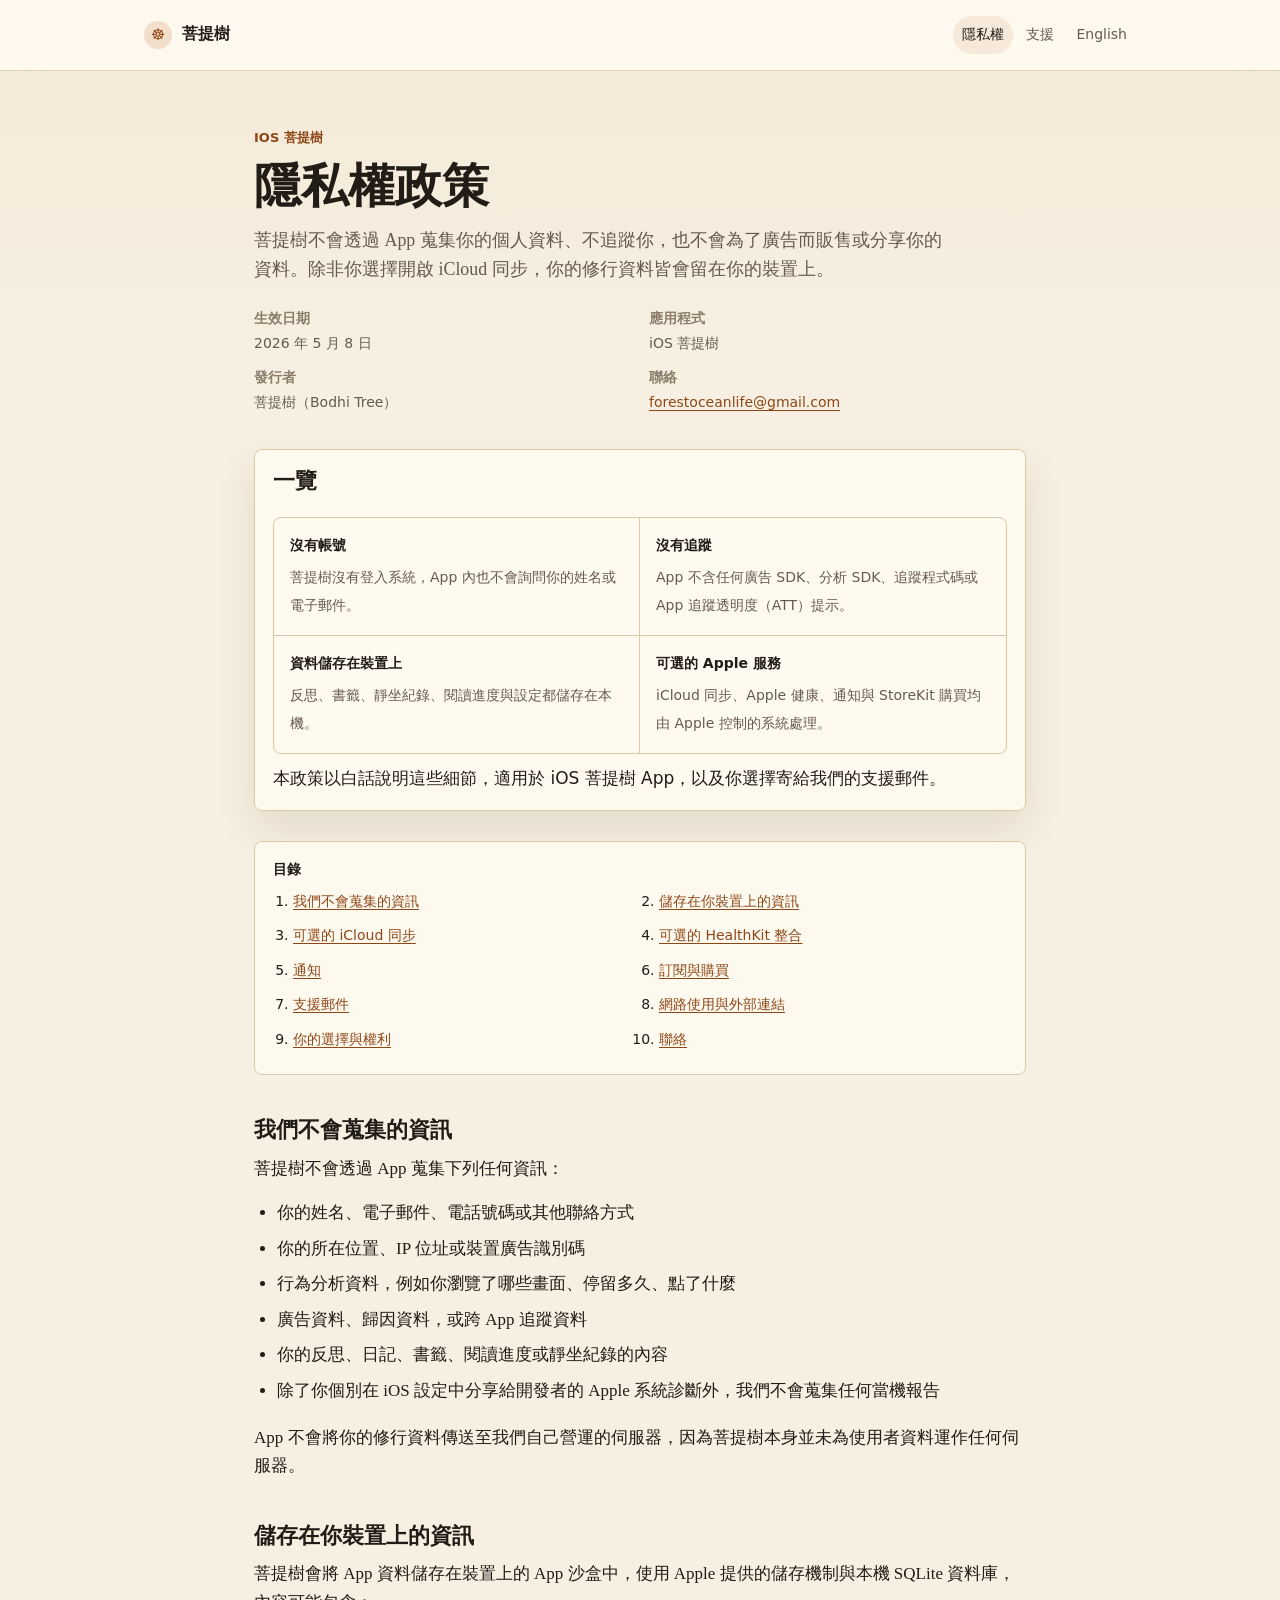
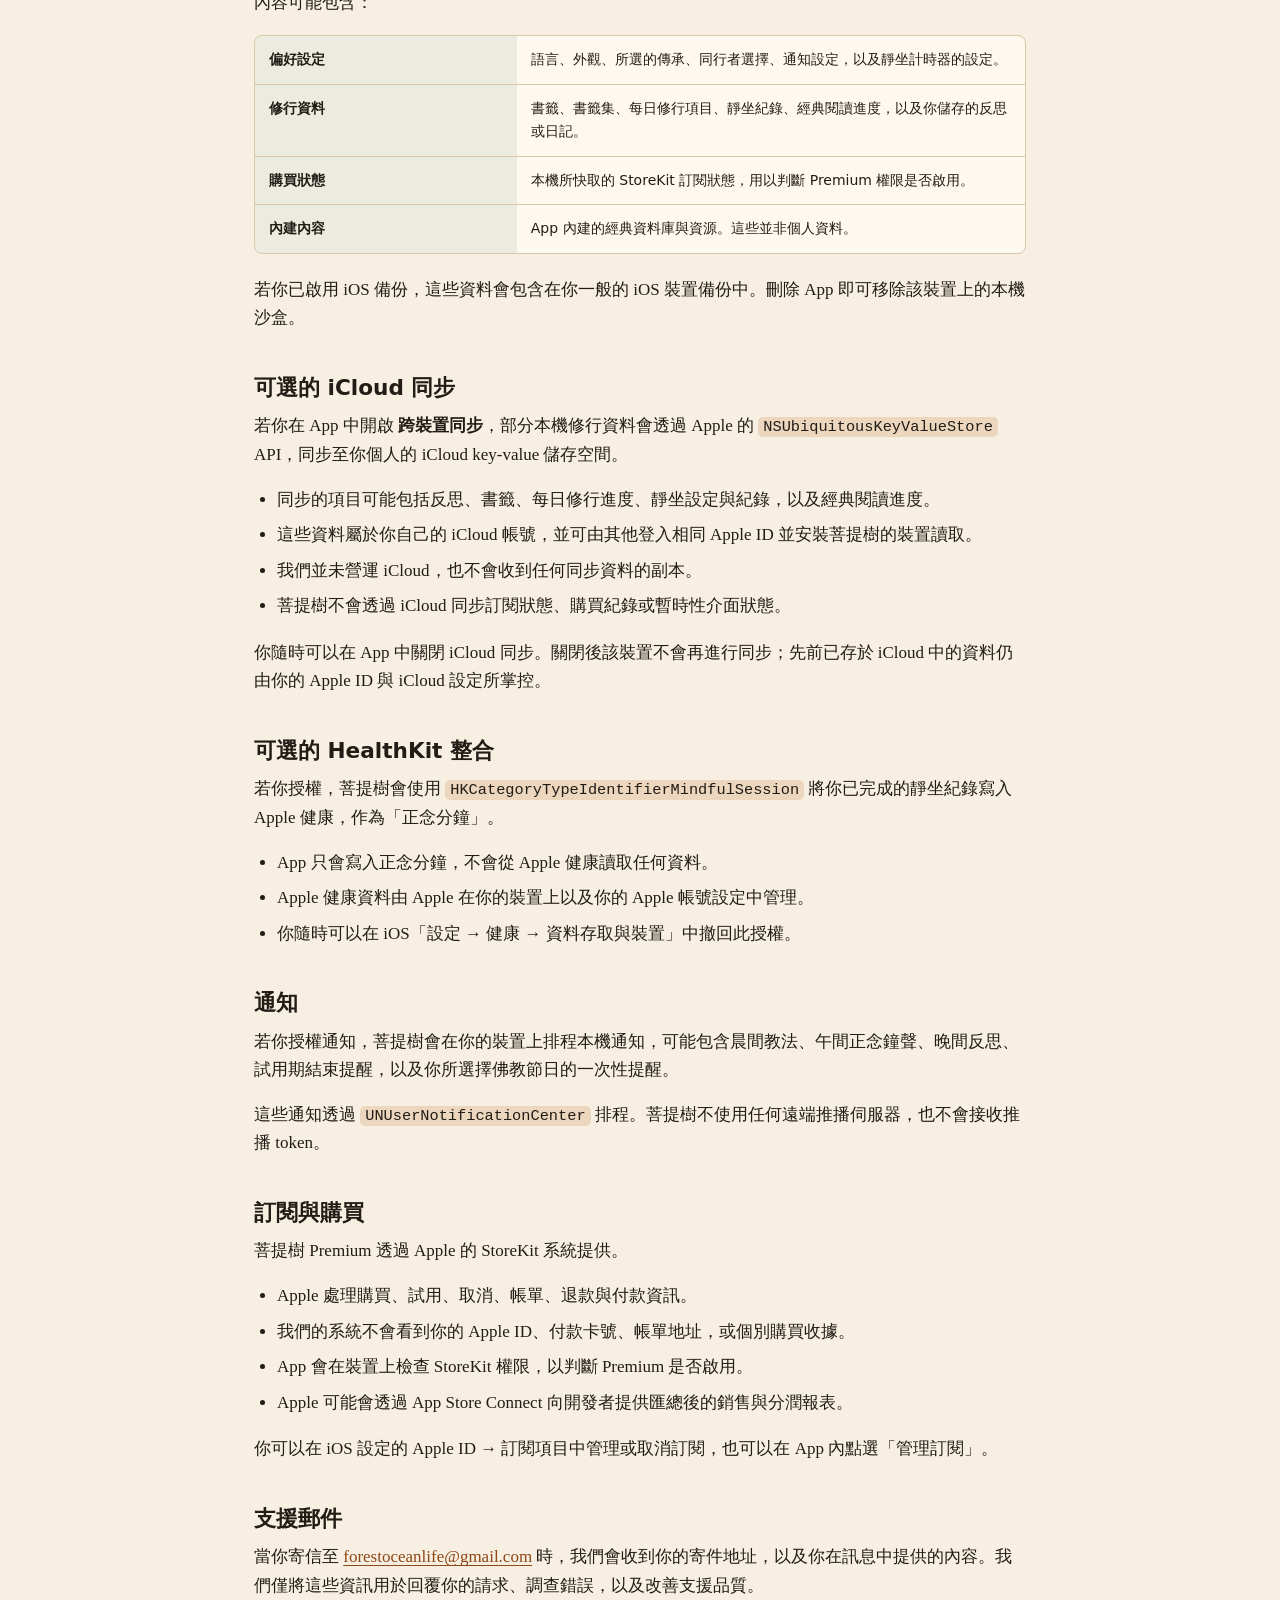
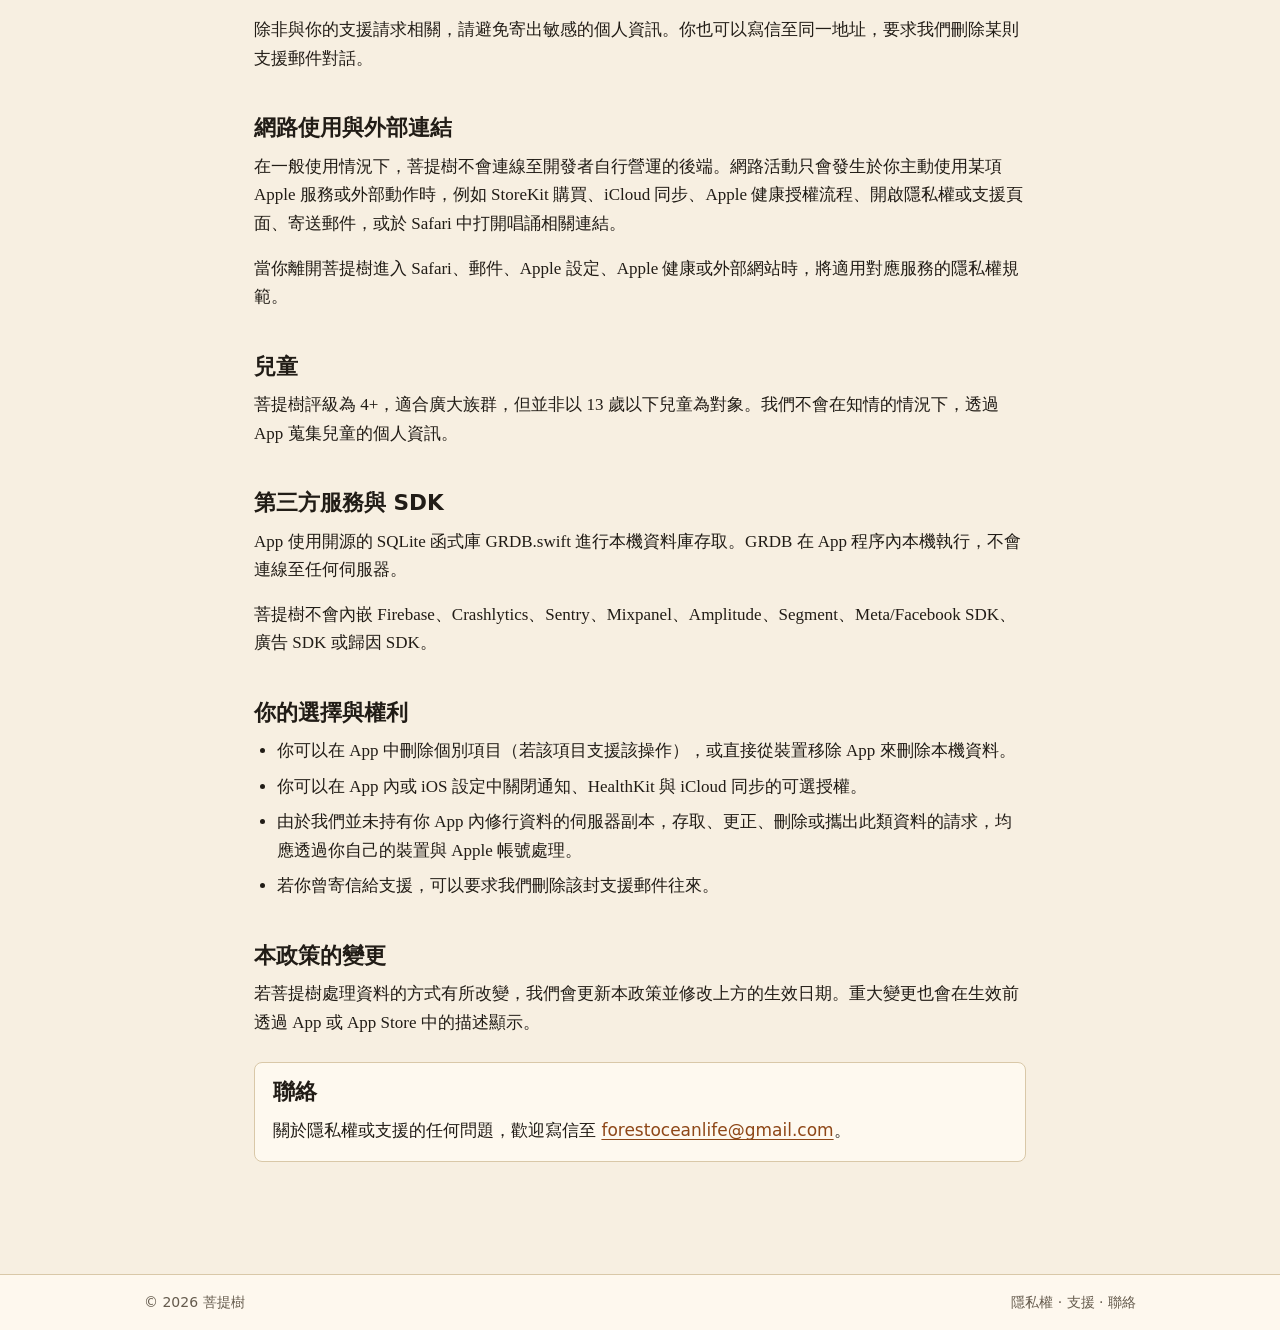
<file: privacy/zh-Hant/index.html>
<!DOCTYPE html>
<html lang="zh-Hant">
<head>
  <meta charset="UTF-8" />
  <meta name="viewport" content="width=device-width, initial-scale=1.0" />
  <title>隱私權政策 — 菩提樹</title>
  <meta name="description" content="iOS 菩提樹 App 不會透過程式蒐集你的個人資料，也不會追蹤使用者，所有修行資料皆儲存在裝置上，除非你選擇開啟 iCloud 同步。" />
  <link rel="canonical" href="https://forestoceanlife.github.io/bodhi-tree/privacy/zh-Hant/" />
  <link rel="alternate" hreflang="en" href="https://forestoceanlife.github.io/bodhi-tree/privacy/" />
  <link rel="alternate" hreflang="zh-Hant" href="https://forestoceanlife.github.io/bodhi-tree/privacy/zh-Hant/" />
  <link rel="alternate" hreflang="x-default" href="https://forestoceanlife.github.io/bodhi-tree/privacy/" />
  <link rel="stylesheet" href="../../styles.css" />
</head>
<body>
  <a class="skip-link" href="#content">略過導覽，直接看內容</a>

  <header class="site-header">
    <div class="site-header-inner">
      <a class="brand" href="../../" aria-label="菩提樹首頁"><span class="brand-mark">☸</span> 菩提樹</a>
      <nav class="site-nav" aria-label="主要">
        <a href="../../privacy/zh-Hant/" class="active" aria-current="page">隱私權</a>
        <a href="../../support/zh-Hant/">支援</a>
        <a href="../" hreflang="en" lang="en">English</a>
      </nav>
    </div>
  </header>

  <main id="content">
    <section class="page-hero" aria-labelledby="privacy-title">
      <p class="eyebrow">iOS 菩提樹</p>
      <h1 id="privacy-title">隱私權政策</h1>
      <p class="lede">菩提樹不會透過 App 蒐集你的個人資料、不追蹤你，也不會為了廣告而販售或分享你的資料。除非你選擇開啟 iCloud 同步，你的修行資料皆會留在你的裝置上。</p>

      <dl class="meta-list">
        <div>
          <dt>生效日期</dt>
          <dd>2026 年 5 月 8 日</dd>
        </div>
        <div>
          <dt>應用程式</dt>
          <dd>iOS 菩提樹</dd>
        </div>
        <div>
          <dt>發行者</dt>
          <dd>菩提樹（Bodhi Tree）</dd>
        </div>
        <div>
          <dt>聯絡</dt>
          <dd><a href="mailto:forestoceanlife@gmail.com">forestoceanlife@gmail.com</a></dd>
        </div>
      </dl>
    </section>

    <section class="callout" aria-labelledby="privacy-summary">
      <h2 id="privacy-summary">一覽</h2>
      <div class="summary-grid">
        <div class="summary-item">
          <b>沒有帳號</b>
          <span>菩提樹沒有登入系統，App 內也不會詢問你的姓名或電子郵件。</span>
        </div>
        <div class="summary-item">
          <b>沒有追蹤</b>
          <span>App 不含任何廣告 SDK、分析 SDK、追蹤程式碼或 App 追蹤透明度（ATT）提示。</span>
        </div>
        <div class="summary-item">
          <b>資料儲存在裝置上</b>
          <span>反思、書籤、靜坐紀錄、閱讀進度與設定都儲存在本機。</span>
        </div>
        <div class="summary-item">
          <b>可選的 Apple 服務</b>
          <span>iCloud 同步、Apple 健康、通知與 StoreKit 購買均由 Apple 控制的系統處理。</span>
        </div>
      </div>
      <p>本政策以白話說明這些細節，適用於 iOS 菩提樹 App，以及你選擇寄給我們的支援郵件。</p>
    </section>

    <nav class="toc" aria-label="隱私權政策章節">
      <strong>目錄</strong>
      <ol>
        <li><a href="#not-collected">我們不會蒐集的資訊</a></li>
        <li><a href="#device-storage">儲存在你裝置上的資訊</a></li>
        <li><a href="#icloud">可選的 iCloud 同步</a></li>
        <li><a href="#healthkit">可選的 HealthKit 整合</a></li>
        <li><a href="#notifications">通知</a></li>
        <li><a href="#purchases">訂閱與購買</a></li>
        <li><a href="#support-email">支援郵件</a></li>
        <li><a href="#network">網路使用與外部連結</a></li>
        <li><a href="#rights">你的選擇與權利</a></li>
        <li><a href="#contact">聯絡</a></li>
      </ol>
    </nav>

    <section id="not-collected">
      <h2>我們不會蒐集的資訊</h2>
      <p>菩提樹不會透過 App 蒐集下列任何資訊：</p>
      <ul>
        <li>你的姓名、電子郵件、電話號碼或其他聯絡方式</li>
        <li>你的所在位置、IP 位址或裝置廣告識別碼</li>
        <li>行為分析資料，例如你瀏覽了哪些畫面、停留多久、點了什麼</li>
        <li>廣告資料、歸因資料，或跨 App 追蹤資料</li>
        <li>你的反思、日記、書籤、閱讀進度或靜坐紀錄的內容</li>
        <li>除了你個別在 iOS 設定中分享給開發者的 Apple 系統診斷外，我們不會蒐集任何當機報告</li>
      </ul>
      <p>App 不會將你的修行資料傳送至我們自己營運的伺服器，因為菩提樹本身並未為使用者資料運作任何伺服器。</p>
    </section>

    <section id="device-storage">
      <h2>儲存在你裝置上的資訊</h2>
      <p>菩提樹會將 App 資料儲存在裝置上的 App 沙盒中，使用 Apple 提供的儲存機制與本機 SQLite 資料庫，內容可能包含：</p>
      <table class="data-table">
        <tbody>
          <tr>
            <th scope="row">偏好設定</th>
            <td>語言、外觀、所選的傳承、同行者選擇、通知設定，以及靜坐計時器的設定。</td>
          </tr>
          <tr>
            <th scope="row">修行資料</th>
            <td>書籤、書籤集、每日修行項目、靜坐紀錄、經典閱讀進度，以及你儲存的反思或日記。</td>
          </tr>
          <tr>
            <th scope="row">購買狀態</th>
            <td>本機所快取的 StoreKit 訂閱狀態，用以判斷 Premium 權限是否啟用。</td>
          </tr>
          <tr>
            <th scope="row">內建內容</th>
            <td>App 內建的經典資料庫與資源。這些並非個人資料。</td>
          </tr>
        </tbody>
      </table>
      <p>若你已啟用 iOS 備份，這些資料會包含在你一般的 iOS 裝置備份中。刪除 App 即可移除該裝置上的本機沙盒。</p>
    </section>

    <section id="icloud">
      <h2>可選的 iCloud 同步</h2>
      <p>若你在 App 中開啟 <strong>跨裝置同步</strong>，部分本機修行資料會透過 Apple 的 <code>NSUbiquitousKeyValueStore</code> API，同步至你個人的 iCloud key-value 儲存空間。</p>
      <ul>
        <li>同步的項目可能包括反思、書籤、每日修行進度、靜坐設定與紀錄，以及經典閱讀進度。</li>
        <li>這些資料屬於你自己的 iCloud 帳號，並可由其他登入相同 Apple ID 並安裝菩提樹的裝置讀取。</li>
        <li>我們並未營運 iCloud，也不會收到任何同步資料的副本。</li>
        <li>菩提樹不會透過 iCloud 同步訂閱狀態、購買紀錄或暫時性介面狀態。</li>
      </ul>
      <p>你隨時可以在 App 中關閉 iCloud 同步。關閉後該裝置不會再進行同步；先前已存於 iCloud 中的資料仍由你的 Apple ID 與 iCloud 設定所掌控。</p>
    </section>

    <section id="healthkit">
      <h2>可選的 HealthKit 整合</h2>
      <p>若你授權，菩提樹會使用 <code>HKCategoryTypeIdentifierMindfulSession</code> 將你已完成的靜坐紀錄寫入 Apple 健康，作為「正念分鐘」。</p>
      <ul>
        <li>App 只會寫入正念分鐘，不會從 Apple 健康讀取任何資料。</li>
        <li>Apple 健康資料由 Apple 在你的裝置上以及你的 Apple 帳號設定中管理。</li>
        <li>你隨時可以在 iOS「設定 → 健康 → 資料存取與裝置」中撤回此授權。</li>
      </ul>
    </section>

    <section id="notifications">
      <h2>通知</h2>
      <p>若你授權通知，菩提樹會在你的裝置上排程本機通知，可能包含晨間教法、午間正念鐘聲、晚間反思、試用期結束提醒，以及你所選擇佛教節日的一次性提醒。</p>
      <p>這些通知透過 <code>UNUserNotificationCenter</code> 排程。菩提樹不使用任何遠端推播伺服器，也不會接收推播 token。</p>
    </section>

    <section id="purchases">
      <h2>訂閱與購買</h2>
      <p>菩提樹 Premium 透過 Apple 的 StoreKit 系統提供。</p>
      <ul>
        <li>Apple 處理購買、試用、取消、帳單、退款與付款資訊。</li>
        <li>我們的系統不會看到你的 Apple ID、付款卡號、帳單地址，或個別購買收據。</li>
        <li>App 會在裝置上檢查 StoreKit 權限，以判斷 Premium 是否啟用。</li>
        <li>Apple 可能會透過 App Store Connect 向開發者提供匯總後的銷售與分潤報表。</li>
      </ul>
      <p>你可以在 iOS 設定的 Apple ID → 訂閱項目中管理或取消訂閱，也可以在 App 內點選「管理訂閱」。</p>
    </section>

    <section id="support-email">
      <h2>支援郵件</h2>
      <p>當你寄信至 <a href="mailto:forestoceanlife@gmail.com">forestoceanlife@gmail.com</a> 時，我們會收到你的寄件地址，以及你在訊息中提供的內容。我們僅將這些資訊用於回覆你的請求、調查錯誤，以及改善支援品質。</p>
      <p>除非與你的支援請求相關，請避免寄出敏感的個人資訊。你也可以寫信至同一地址，要求我們刪除某則支援郵件對話。</p>
    </section>

    <section id="network">
      <h2>網路使用與外部連結</h2>
      <p>在一般使用情況下，菩提樹不會連線至開發者自行營運的後端。網路活動只會發生於你主動使用某項 Apple 服務或外部動作時，例如 StoreKit 購買、iCloud 同步、Apple 健康授權流程、開啟隱私權或支援頁面、寄送郵件，或於 Safari 中打開唱誦相關連結。</p>
      <p>當你離開菩提樹進入 Safari、郵件、Apple 設定、Apple 健康或外部網站時，將適用對應服務的隱私權規範。</p>
    </section>

    <section id="children">
      <h2>兒童</h2>
      <p>菩提樹評級為 4+，適合廣大族群，但並非以 13 歲以下兒童為對象。我們不會在知情的情況下，透過 App 蒐集兒童的個人資訊。</p>
    </section>

    <section id="third-parties">
      <h2>第三方服務與 SDK</h2>
      <p>App 使用開源的 SQLite 函式庫 GRDB.swift 進行本機資料庫存取。GRDB 在 App 程序內本機執行，不會連線至任何伺服器。</p>
      <p>菩提樹不會內嵌 Firebase、Crashlytics、Sentry、Mixpanel、Amplitude、Segment、Meta/Facebook SDK、廣告 SDK 或歸因 SDK。</p>
    </section>

    <section id="rights">
      <h2>你的選擇與權利</h2>
      <ul>
        <li>你可以在 App 中刪除個別項目（若該項目支援該操作），或直接從裝置移除 App 來刪除本機資料。</li>
        <li>你可以在 App 內或 iOS 設定中關閉通知、HealthKit 與 iCloud 同步的可選授權。</li>
        <li>由於我們並未持有你 App 內修行資料的伺服器副本，存取、更正、刪除或攜出此類資料的請求，均應透過你自己的裝置與 Apple 帳號處理。</li>
        <li>若你曾寄信給支援，可以要求我們刪除該封支援郵件往來。</li>
      </ul>
    </section>

    <section id="changes">
      <h2>本政策的變更</h2>
      <p>若菩提樹處理資料的方式有所改變，我們會更新本政策並修改上方的生效日期。重大變更也會在生效前透過 App 或 App Store 中的描述顯示。</p>
    </section>

    <section id="contact" class="page-note">
      <h2>聯絡</h2>
      <p>關於隱私權或支援的任何問題，歡迎寫信至 <a href="mailto:forestoceanlife@gmail.com">forestoceanlife@gmail.com</a>。</p>
    </section>
  </main>

  <footer class="site-footer">
    <div class="site-footer-inner">
      <span>© 2026 菩提樹</span>
      <span>
        <a href="../../privacy/zh-Hant/">隱私權</a> ·
        <a href="../../support/zh-Hant/">支援</a> ·
        <a href="mailto:forestoceanlife@gmail.com">聯絡</a>
      </span>
    </div>
  </footer>
</body>
</html>
</file>
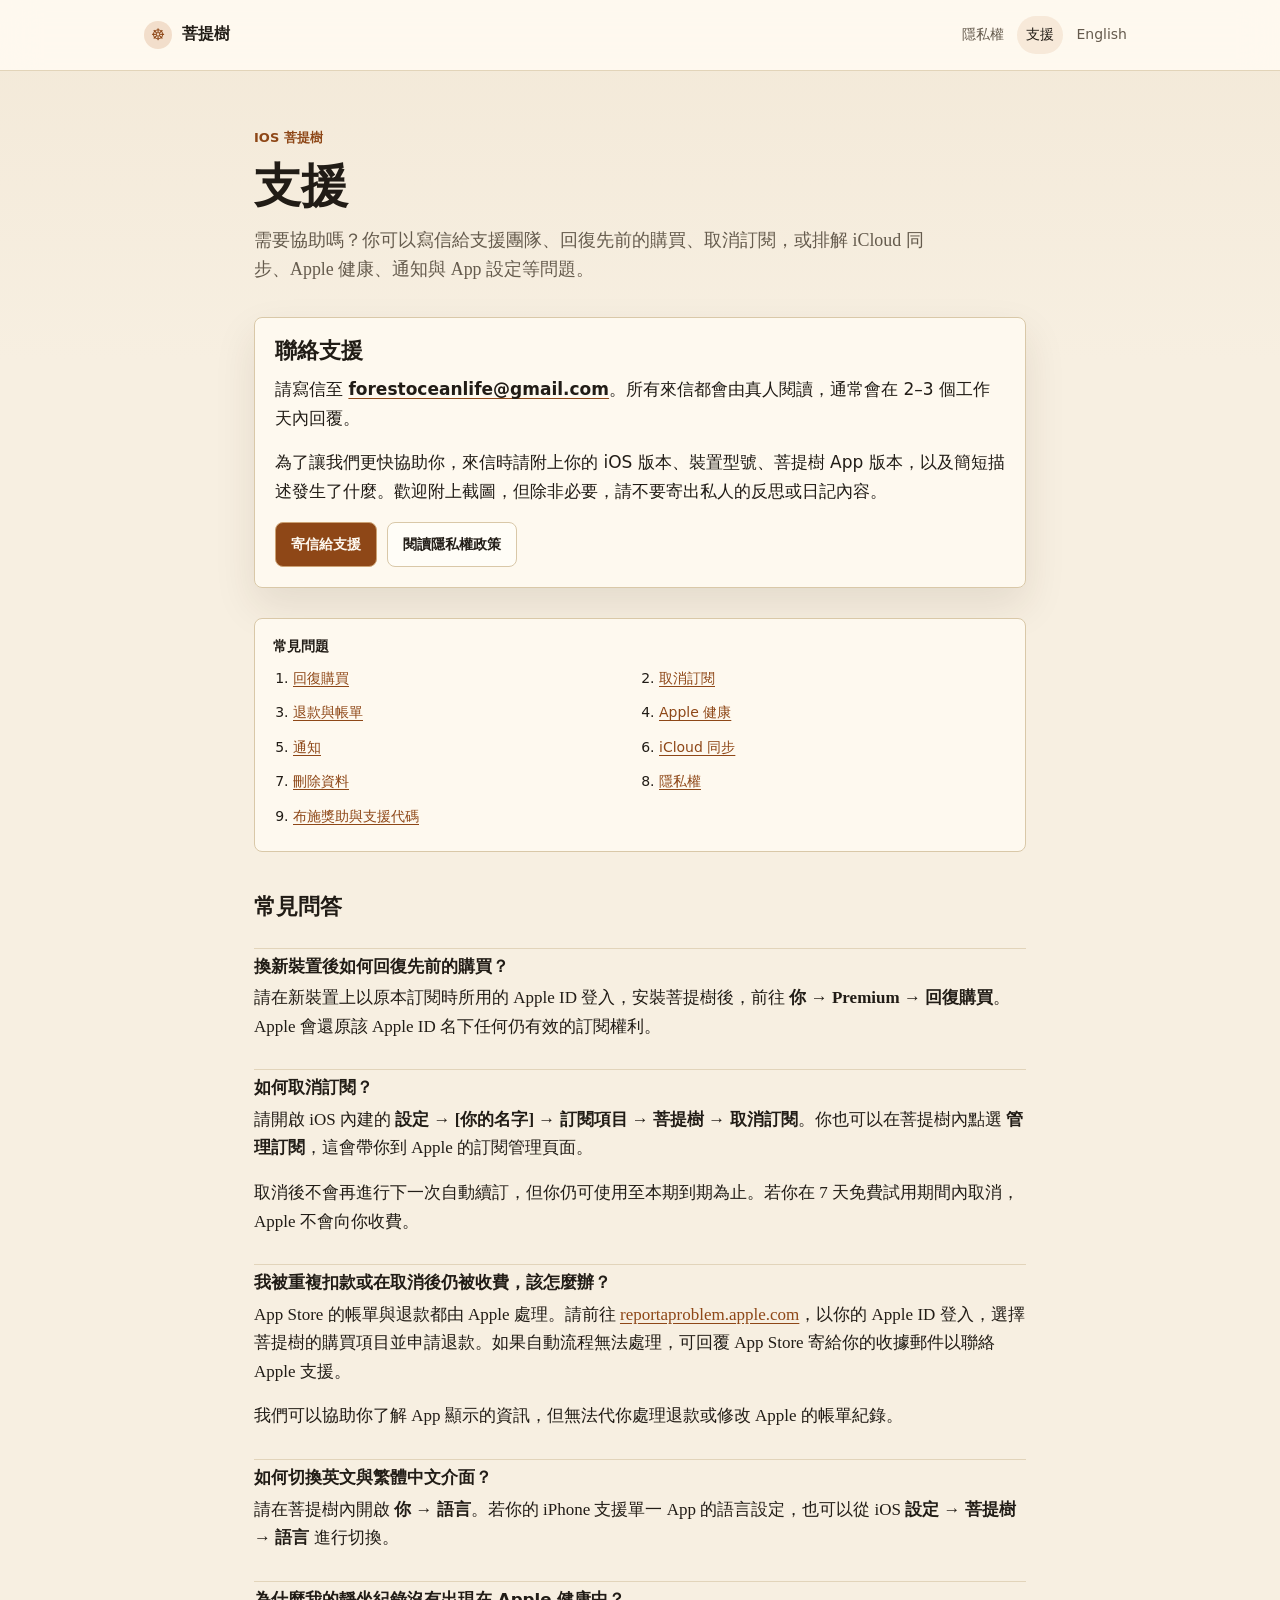
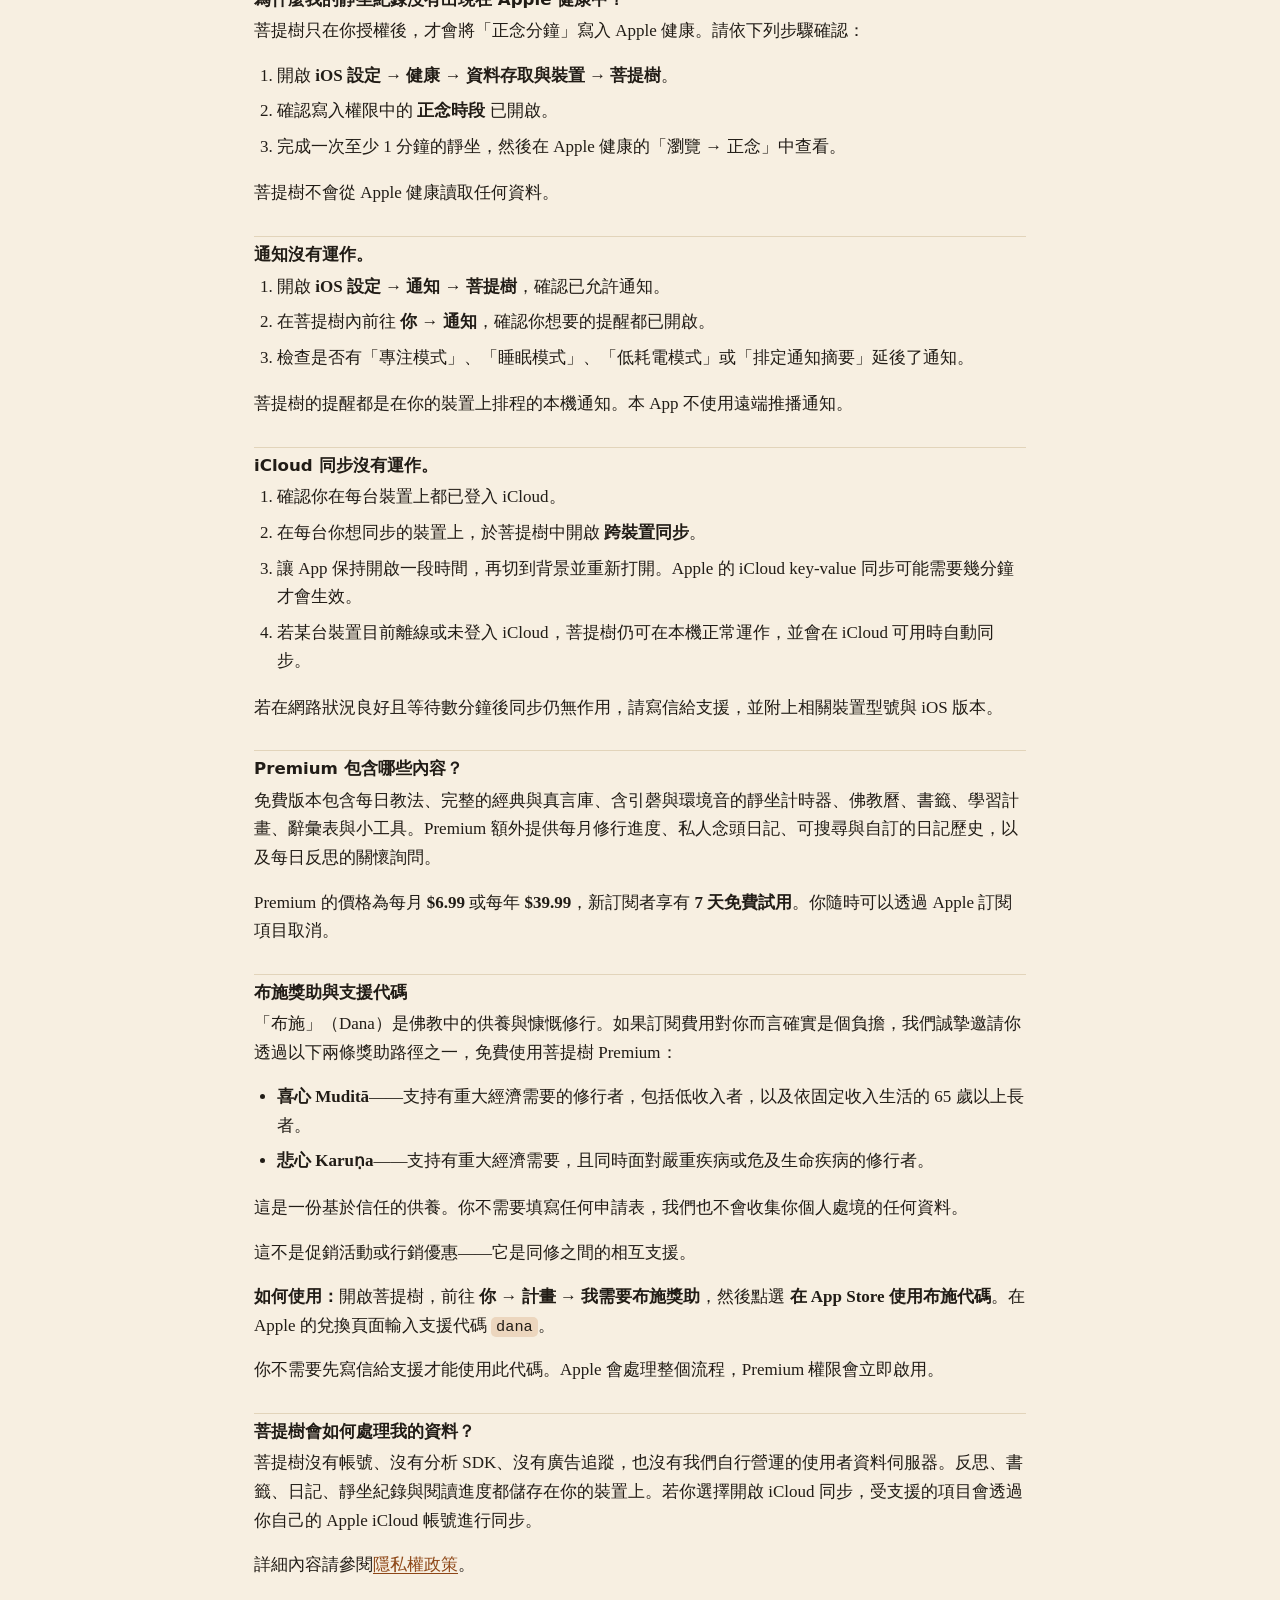
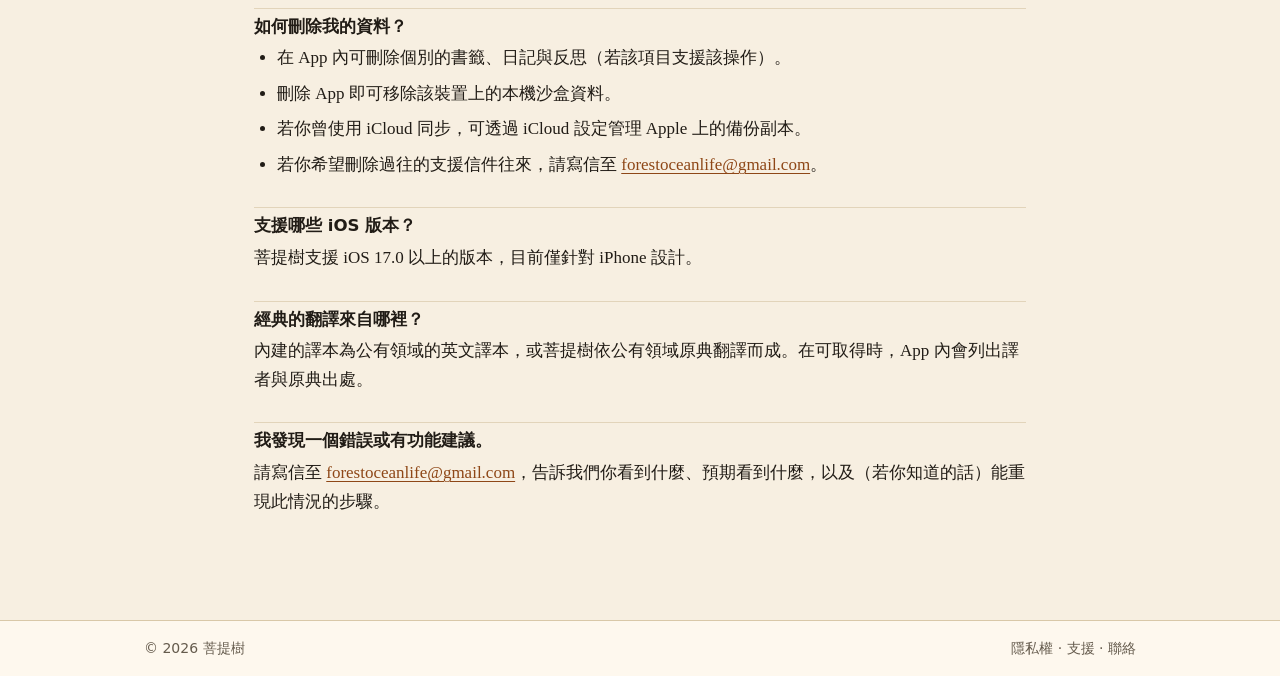
<file: support/zh-Hant/index.html>
<!DOCTYPE html>
<html lang="zh-Hant">
<head>
  <meta charset="UTF-8" />
  <meta name="viewport" content="width=device-width, initial-scale=1.0" />
  <title>支援 — 菩提樹</title>
  <meta name="description" content="iOS 菩提樹 App 的支援頁面：聯絡支援、回復購買、取消訂閱，以及 HealthKit、通知、iCloud 同步與隱私相關的疑難排解。" />
  <link rel="canonical" href="https://forestoceanlife.github.io/bodhi-tree/support/zh-Hant/" />
  <link rel="alternate" hreflang="en" href="https://forestoceanlife.github.io/bodhi-tree/support/" />
  <link rel="alternate" hreflang="zh-Hant" href="https://forestoceanlife.github.io/bodhi-tree/support/zh-Hant/" />
  <link rel="alternate" hreflang="x-default" href="https://forestoceanlife.github.io/bodhi-tree/support/" />
  <link rel="stylesheet" href="../../styles.css" />
</head>
<body>
  <a class="skip-link" href="#content">略過導覽，直接看內容</a>

  <header class="site-header">
    <div class="site-header-inner">
      <a class="brand" href="../../" aria-label="菩提樹首頁"><span class="brand-mark">☸</span> 菩提樹</a>
      <nav class="site-nav" aria-label="主要">
        <a href="../../privacy/zh-Hant/">隱私權</a>
        <a href="../../support/zh-Hant/" class="active" aria-current="page">支援</a>
        <a href="../" hreflang="en" lang="en">English</a>
      </nav>
    </div>
  </header>

  <main id="content">
    <section class="page-hero" aria-labelledby="support-title">
      <p class="eyebrow">iOS 菩提樹</p>
      <h1 id="support-title">支援</h1>
      <p class="lede">需要協助嗎？你可以寫信給支援團隊、回復先前的購買、取消訂閱，或排解 iCloud 同步、Apple 健康、通知與 App 設定等問題。</p>
    </section>

    <section class="contact-card" aria-labelledby="contact-title">
      <h2 id="contact-title">聯絡支援</h2>
      <p>請寫信至 <a href="mailto:forestoceanlife@gmail.com"><strong>forestoceanlife@gmail.com</strong></a>。所有來信都會由真人閱讀，通常會在 2–3 個工作天內回覆。</p>
      <p>為了讓我們更快協助你，來信時請附上你的 iOS 版本、裝置型號、菩提樹 App 版本，以及簡短描述發生了什麼。歡迎附上截圖，但除非必要，請不要寄出私人的反思或日記內容。</p>
      <div class="support-actions">
        <a class="button-link primary" href="mailto:forestoceanlife@gmail.com?subject=%E8%8F%A9%E6%8F%90%E6%A8%B9%E6%94%AF%E6%8F%B4">寄信給支援</a>
        <a class="button-link" href="../../privacy/zh-Hant/">閱讀隱私權政策</a>
      </div>
    </section>

    <nav class="toc" aria-label="支援主題">
      <strong>常見問題</strong>
      <ol>
        <li><a href="#restore">回復購買</a></li>
        <li><a href="#cancel">取消訂閱</a></li>
        <li><a href="#refunds">退款與帳單</a></li>
        <li><a href="#healthkit">Apple 健康</a></li>
        <li><a href="#notifications">通知</a></li>
        <li><a href="#icloud">iCloud 同步</a></li>
        <li><a href="#delete-data">刪除資料</a></li>
        <li><a href="#privacy">隱私權</a></li>
        <li><a href="#dana">布施獎助與支援代碼</a></li>
      </ol>
    </nav>

    <section class="question-list" aria-label="常見問答">
      <h2>常見問答</h2>

      <h3 id="restore">換新裝置後如何回復先前的購買？</h3>
      <p>請在新裝置上以原本訂閱時所用的 Apple ID 登入，安裝菩提樹後，前往 <strong>你 → Premium → 回復購買</strong>。Apple 會還原該 Apple ID 名下任何仍有效的訂閱權利。</p>

      <h3 id="cancel">如何取消訂閱？</h3>
      <p>請開啟 iOS 內建的 <strong>設定 → [你的名字] → 訂閱項目 → 菩提樹 → 取消訂閱</strong>。你也可以在菩提樹內點選 <strong>管理訂閱</strong>，這會帶你到 Apple 的訂閱管理頁面。</p>
      <p>取消後不會再進行下一次自動續訂，但你仍可使用至本期到期為止。若你在 7 天免費試用期間內取消，Apple 不會向你收費。</p>

      <h3 id="refunds">我被重複扣款或在取消後仍被收費，該怎麼辦？</h3>
      <p>App Store 的帳單與退款都由 Apple 處理。請前往 <a href="https://reportaproblem.apple.com">reportaproblem.apple.com</a>，以你的 Apple ID 登入，選擇菩提樹的購買項目並申請退款。如果自動流程無法處理，可回覆 App Store 寄給你的收據郵件以聯絡 Apple 支援。</p>
      <p>我們可以協助你了解 App 顯示的資訊，但無法代你處理退款或修改 Apple 的帳單紀錄。</p>

      <h3 id="language">如何切換英文與繁體中文介面？</h3>
      <p>請在菩提樹內開啟 <strong>你 → 語言</strong>。若你的 iPhone 支援單一 App 的語言設定，也可以從 iOS <strong>設定 → 菩提樹 → 語言</strong> 進行切換。</p>

      <h3 id="healthkit">為什麼我的靜坐紀錄沒有出現在 Apple 健康中？</h3>
      <p>菩提樹只在你授權後，才會將「正念分鐘」寫入 Apple 健康。請依下列步驟確認：</p>
      <ol>
        <li>開啟 <strong>iOS 設定 → 健康 → 資料存取與裝置 → 菩提樹</strong>。</li>
        <li>確認寫入權限中的 <strong>正念時段</strong> 已開啟。</li>
        <li>完成一次至少 1 分鐘的靜坐，然後在 Apple 健康的「瀏覽 → 正念」中查看。</li>
      </ol>
      <p>菩提樹不會從 Apple 健康讀取任何資料。</p>

      <h3 id="notifications">通知沒有運作。</h3>
      <ol>
        <li>開啟 <strong>iOS 設定 → 通知 → 菩提樹</strong>，確認已允許通知。</li>
        <li>在菩提樹內前往 <strong>你 → 通知</strong>，確認你想要的提醒都已開啟。</li>
        <li>檢查是否有「專注模式」、「睡眠模式」、「低耗電模式」或「排定通知摘要」延後了通知。</li>
      </ol>
      <p>菩提樹的提醒都是在你的裝置上排程的本機通知。本 App 不使用遠端推播通知。</p>

      <h3 id="icloud">iCloud 同步沒有運作。</h3>
      <ol>
        <li>確認你在每台裝置上都已登入 iCloud。</li>
        <li>在每台你想同步的裝置上，於菩提樹中開啟 <strong>跨裝置同步</strong>。</li>
        <li>讓 App 保持開啟一段時間，再切到背景並重新打開。Apple 的 iCloud key-value 同步可能需要幾分鐘才會生效。</li>
        <li>若某台裝置目前離線或未登入 iCloud，菩提樹仍可在本機正常運作，並會在 iCloud 可用時自動同步。</li>
      </ol>
      <p>若在網路狀況良好且等待數分鐘後同步仍無作用，請寫信給支援，並附上相關裝置型號與 iOS 版本。</p>

      <h3 id="premium">Premium 包含哪些內容？</h3>
      <p>免費版本包含每日教法、完整的經典與真言庫、含引磬與環境音的靜坐計時器、佛教曆、書籤、學習計畫、辭彙表與小工具。Premium 額外提供每月修行進度、私人念頭日記、可搜尋與自訂的日記歷史，以及每日反思的關懷詢問。</p>
      <p>Premium 的價格為每月 <strong>$6.99</strong> 或每年 <strong>$39.99</strong>，新訂閱者享有 <strong>7 天免費試用</strong>。你隨時可以透過 Apple 訂閱項目取消。</p>

      <h3 id="dana">布施獎助與支援代碼</h3>
      <p>「布施」（Dana）是佛教中的供養與慷慨修行。如果訂閱費用對你而言確實是個負擔，我們誠摯邀請你透過以下兩條獎助路徑之一，免費使用菩提樹 Premium：</p>
      <ul>
        <li><strong>喜心 Muditā</strong>——支持有重大經濟需要的修行者，包括低收入者，以及依固定收入生活的 65 歲以上長者。</li>
        <li><strong>悲心 Karuṇa</strong>——支持有重大經濟需要，且同時面對嚴重疾病或危及生命疾病的修行者。</li>
      </ul>
      <p>這是一份基於信任的供養。你不需要填寫任何申請表，我們也不會收集你個人處境的任何資料。</p>
      <p>這不是促銷活動或行銷優惠——它是同修之間的相互支援。</p>
      <p><strong>如何使用：</strong>開啟菩提樹，前往 <strong>你 → 計畫 → 我需要布施獎助</strong>，然後點選 <strong>在 App Store 使用布施代碼</strong>。在 Apple 的兌換頁面輸入支援代碼 <code>dana</code>。</p>
      <p>你不需要先寫信給支援才能使用此代碼。Apple 會處理整個流程，Premium 權限會立即啟用。</p>

      <h3 id="privacy">菩提樹會如何處理我的資料？</h3>
      <p>菩提樹沒有帳號、沒有分析 SDK、沒有廣告追蹤，也沒有我們自行營運的使用者資料伺服器。反思、書籤、日記、靜坐紀錄與閱讀進度都儲存在你的裝置上。若你選擇開啟 iCloud 同步，受支援的項目會透過你自己的 Apple iCloud 帳號進行同步。</p>
      <p>詳細內容請參閱<a href="../../privacy/zh-Hant/">隱私權政策</a>。</p>

      <h3 id="delete-data">如何刪除我的資料？</h3>
      <ul>
        <li>在 App 內可刪除個別的書籤、日記與反思（若該項目支援該操作）。</li>
        <li>刪除 App 即可移除該裝置上的本機沙盒資料。</li>
        <li>若你曾使用 iCloud 同步，可透過 iCloud 設定管理 Apple 上的備份副本。</li>
        <li>若你希望刪除過往的支援信件往來，請寫信至 <a href="mailto:forestoceanlife@gmail.com">forestoceanlife@gmail.com</a>。</li>
      </ul>

      <h3 id="versions">支援哪些 iOS 版本？</h3>
      <p>菩提樹支援 iOS 17.0 以上的版本，目前僅針對 iPhone 設計。</p>

      <h3 id="translations">經典的翻譯來自哪裡？</h3>
      <p>內建的譯本為公有領域的英文譯本，或菩提樹依公有領域原典翻譯而成。在可取得時，App 內會列出譯者與原典出處。</p>

      <h3 id="bugs">我發現一個錯誤或有功能建議。</h3>
      <p>請寫信至 <a href="mailto:forestoceanlife@gmail.com">forestoceanlife@gmail.com</a>，告訴我們你看到什麼、預期看到什麼，以及（若你知道的話）能重現此情況的步驟。</p>
    </section>
  </main>

  <footer class="site-footer">
    <div class="site-footer-inner">
      <span>© 2026 菩提樹</span>
      <span>
        <a href="../../privacy/zh-Hant/">隱私權</a> ·
        <a href="../../support/zh-Hant/">支援</a> ·
        <a href="mailto:forestoceanlife@gmail.com">聯絡</a>
      </span>
    </div>
  </footer>
</body>
</html>
</file>
<file: styles.css>
/* Bodhi Tree public site
 * Plain, calm pages for App Store metadata, support, and privacy review.
 */

:root {
  color-scheme: light dark;
  --bg: #f7efe1;
  --bg-alt: #efe3cf;
  --surface: #fffaf1;
  --surface-strong: #fffdf7;
  --border: #d9c8a8;
  --ink: #211c16;
  --muted: #655b4d;
  --faint: #8b7d69;
  --saffron: #b7651f;
  --saffron-strong: #8e4717;
  --sage: #4d6b55;
  --indigo: #393b61;
  --lotus: #99566a;
  --focus: #2458c7;
  --max-width: 820px;
  --wide-width: 1040px;
  --radius: 8px;
  --shadow: 0 18px 42px rgb(56 39 19 / 0.10);
}

@media (prefers-color-scheme: dark) {
  :root {
    --bg: #171411;
    --bg-alt: #201b16;
    --surface: #211d18;
    --surface-strong: #28231d;
    --border: #40382c;
    --ink: #f1e8d5;
    --muted: #c4b69d;
    --faint: #978a77;
    --saffron: #e2a15d;
    --saffron-strong: #f1bc7a;
    --sage: #8cad92;
    --indigo: #a8acd8;
    --lotus: #d59aab;
    --focus: #8fb4ff;
    --shadow: 0 18px 42px rgb(0 0 0 / 0.28);
  }
}

* {
  box-sizing: border-box;
}

html {
  -webkit-text-size-adjust: 100%;
  scroll-behavior: smooth;
}

body {
  margin: 0;
  background:
    linear-gradient(180deg, color-mix(in srgb, var(--bg-alt) 52%, transparent), transparent 360px),
    var(--bg);
  color: var(--ink);
  font-family: "Iowan Old Style", "Palatino Linotype", Palatino, Georgia, "Times New Roman", serif;
  font-size: 17px;
  line-height: 1.68;
  -webkit-font-smoothing: antialiased;
  text-rendering: optimizeLegibility;
}

body,
button,
input,
textarea {
  letter-spacing: 0;
}

img,
svg {
  max-width: 100%;
}

.skip-link {
  position: absolute;
  left: 12px;
  top: 12px;
  z-index: 10;
  transform: translateY(-140%);
  padding: 8px 12px;
  background: var(--surface-strong);
  color: var(--ink);
  border: 1px solid var(--border);
  border-radius: var(--radius);
  font-family: ui-sans-serif, system-ui, -apple-system, BlinkMacSystemFont, "Segoe UI", sans-serif;
}

.skip-link:focus {
  transform: translateY(0);
}

.site-header,
.site-footer,
.eyebrow,
.meta-list,
.toc,
.summary-grid,
.support-actions,
.button-link,
.contact-card,
.data-table,
.callout,
.page-note {
  font-family: ui-sans-serif, system-ui, -apple-system, BlinkMacSystemFont, "Segoe UI", sans-serif;
}

.site-header {
  position: sticky;
  top: 0;
  z-index: 5;
  border-bottom: 1px solid color-mix(in srgb, var(--border) 76%, transparent);
  background: color-mix(in srgb, var(--surface) 92%, transparent);
  backdrop-filter: blur(18px);
}

.site-header-inner,
.site-footer-inner {
  max-width: var(--wide-width);
  margin: 0 auto;
  padding: 16px 24px;
  display: flex;
  align-items: center;
  justify-content: space-between;
  gap: 20px;
}

.brand {
  color: var(--ink);
  text-decoration: none;
  font-weight: 700;
  font-size: 16px;
  display: inline-flex;
  align-items: center;
  gap: 10px;
}

.brand-mark {
  width: 28px;
  height: 28px;
  border-radius: 50%;
  display: inline-grid;
  place-items: center;
  background: color-mix(in srgb, var(--saffron) 18%, transparent);
  color: var(--saffron-strong);
  font-size: 16px;
  line-height: 1;
}

.site-nav {
  display: flex;
  align-items: center;
  gap: 4px;
  font-size: 14px;
}

.site-nav a {
  color: var(--muted);
  text-decoration: none;
  padding: 7px 9px;
  border-radius: 999px;
}

.site-nav a:hover,
.site-nav a.active {
  color: var(--ink);
  background: color-mix(in srgb, var(--saffron) 11%, transparent);
}

main {
  max-width: var(--max-width);
  margin: 0 auto;
  padding: 56px 24px 88px;
}

.page-hero {
  margin-bottom: 34px;
}

.eyebrow {
  margin: 0 0 10px;
  color: var(--saffron-strong);
  font-size: 13px;
  font-weight: 750;
  text-transform: uppercase;
}

h1,
h2,
h3 {
  font-family: ui-sans-serif, system-ui, -apple-system, BlinkMacSystemFont, "Segoe UI", sans-serif;
  color: var(--ink);
  line-height: 1.18;
}

h1 {
  font-size: clamp(2.25rem, 2rem + 1.2vw, 3.1rem);
  font-weight: 760;
  margin: 0 0 12px;
}

h2 {
  font-size: 1.35rem;
  font-weight: 740;
  margin: 42px 0 12px;
}

h3 {
  font-size: 1.04rem;
  font-weight: 720;
  margin: 28px 0 8px;
}

p {
  margin: 0 0 16px;
}

.lede {
  max-width: 690px;
  color: var(--muted);
  font-size: 1.12rem;
  line-height: 1.58;
}

a {
  color: var(--saffron-strong);
  text-decoration-thickness: 1px;
  text-underline-offset: 3px;
}

a:hover {
  text-decoration-thickness: 2px;
}

a:focus-visible,
button:focus-visible {
  outline: 3px solid color-mix(in srgb, var(--focus) 62%, transparent);
  outline-offset: 3px;
}

strong {
  color: var(--ink);
}

ul,
ol {
  margin: 0 0 18px;
  padding-left: 23px;
}

li {
  margin-bottom: 7px;
}

code {
  font-family: ui-monospace, SFMono-Regular, "SF Mono", Menlo, Consolas, monospace;
  font-size: 0.9em;
  background: color-mix(in srgb, var(--saffron) 18%, transparent);
  padding: 1px 5px;
  border-radius: 5px;
  color: var(--ink);
}

hr {
  border: 0;
  border-top: 1px solid var(--border);
  margin: 38px 0;
}

.meta-list {
  display: grid;
  grid-template-columns: repeat(2, minmax(0, 1fr));
  gap: 10px 18px;
  margin: 24px 0 0;
  color: var(--muted);
  font-size: 14px;
}

.meta-list div {
  min-width: 0;
}

.meta-list dt {
  color: var(--faint);
  font-weight: 700;
}

.meta-list dd {
  margin: 2px 0 0;
}

.callout,
.contact-card,
.page-note,
.toc,
.summary-grid,
.data-table {
  border: 1px solid var(--border);
  border-radius: var(--radius);
  background: color-mix(in srgb, var(--surface) 94%, transparent);
}

.callout {
  padding: 18px;
  box-shadow: var(--shadow);
}

.callout h2,
.contact-card h2,
.page-note h2 {
  margin-top: 0;
}

.callout p:last-child,
.contact-card p:last-child,
.page-note p:last-child {
  margin-bottom: 0;
}

.summary-grid {
  display: grid;
  grid-template-columns: repeat(2, minmax(0, 1fr));
  gap: 0;
  overflow: hidden;
  margin: 24px 0 10px;
}

.summary-item {
  padding: 16px;
  border-right: 1px solid var(--border);
  border-bottom: 1px solid var(--border);
}

.summary-item:nth-child(2n) {
  border-right: 0;
}

.summary-item:nth-last-child(-n + 2) {
  border-bottom: 0;
}

.summary-item b {
  display: block;
  margin-bottom: 4px;
  font-size: 14px;
  color: var(--ink);
}

.summary-item span {
  color: var(--muted);
  font-size: 14px;
  line-height: 1.45;
}

.toc {
  padding: 16px 18px;
  margin: 30px 0 8px;
}

.toc strong {
  display: block;
  margin-bottom: 8px;
  font-size: 14px;
}

.toc ol {
  display: grid;
  grid-template-columns: repeat(2, minmax(0, 1fr));
  gap: 4px 18px;
  margin: 0;
  padding-left: 20px;
  font-size: 14px;
}

.data-table {
  border-collapse: separate;
  border-spacing: 0;
  width: 100%;
  overflow: hidden;
  margin: 18px 0 22px;
  font-size: 14px;
}

.data-table th,
.data-table td {
  text-align: left;
  vertical-align: top;
  padding: 12px 14px;
  border-bottom: 1px solid var(--border);
}

.data-table tr:last-child th,
.data-table tr:last-child td {
  border-bottom: 0;
}

.data-table th {
  width: 34%;
  color: var(--ink);
  background: color-mix(in srgb, var(--sage) 10%, transparent);
}

.contact-card {
  padding: 20px;
  margin: 26px 0 28px;
  box-shadow: var(--shadow);
}

.support-actions {
  display: flex;
  flex-wrap: wrap;
  gap: 10px;
  margin-top: 16px;
}

.button-link {
  min-height: 44px;
  display: inline-flex;
  align-items: center;
  justify-content: center;
  padding: 10px 15px;
  border-radius: var(--radius);
  border: 1px solid var(--border);
  color: var(--ink);
  background: var(--surface-strong);
  text-decoration: none;
  font-weight: 720;
  font-size: 14px;
}

.button-link.primary {
  border-color: color-mix(in srgb, var(--saffron) 38%, var(--border));
  background: var(--saffron-strong);
  color: #fffaf1;
}

.button-link:hover {
  transform: translateY(-1px);
  text-decoration: none;
}

.page-note {
  padding: 16px 18px;
  margin: 24px 0;
}

.compact-list {
  margin-bottom: 0;
}

.question-list h3 {
  padding-top: 8px;
  border-top: 1px solid color-mix(in srgb, var(--border) 68%, transparent);
}

.question-list h3:first-child {
  border-top: 0;
}

.site-footer {
  border-top: 1px solid var(--border);
  background: color-mix(in srgb, var(--surface) 88%, transparent);
  color: var(--muted);
  font-size: 14px;
}

.site-footer-inner {
  flex-wrap: wrap;
}

.site-footer a {
  color: var(--muted);
  text-decoration: none;
}

.site-footer a:hover {
  color: var(--ink);
}

/* Landing page */

.hero {
  padding-top: 14px;
}

.hero-mark {
  width: 54px;
  height: 54px;
  border-radius: 50%;
  display: inline-grid;
  place-items: center;
  margin-bottom: 16px;
  color: var(--saffron-strong);
  background: color-mix(in srgb, var(--saffron) 17%, transparent);
  font-size: 28px;
}

.feature-list {
  display: grid;
  grid-template-columns: repeat(2, minmax(0, 1fr));
  gap: 12px;
  padding: 0;
  list-style: none;
}

.feature-list li {
  margin: 0;
  padding: 14px 15px;
  border: 1px solid var(--border);
  border-radius: var(--radius);
  background: color-mix(in srgb, var(--surface) 92%, transparent);
}

@media (max-width: 720px) {
  main {
    padding: 42px 20px 68px;
  }

  .site-header-inner,
  .site-footer-inner {
    padding: 14px 20px;
  }

  .meta-list,
  .summary-grid,
  .toc ol,
  .feature-list {
    grid-template-columns: 1fr;
  }

  .summary-item,
  .summary-item:nth-child(2n),
  .summary-item:nth-last-child(-n + 2) {
    border-right: 0;
    border-bottom: 1px solid var(--border);
  }

  .summary-item:last-child {
    border-bottom: 0;
  }

  .data-table,
  .data-table tbody,
  .data-table tr,
  .data-table th,
  .data-table td {
    display: block;
    width: 100%;
  }

  .data-table th {
    border-bottom: 0;
    padding-bottom: 4px;
  }

  .data-table td {
    padding-top: 4px;
  }
}

@media (max-width: 460px) {
  body {
    font-size: 16px;
  }

  .brand {
    font-size: 15px;
  }

  .brand-mark {
    width: 26px;
    height: 26px;
  }

  .site-nav {
    font-size: 13px;
  }

  .site-nav a {
    padding: 6px 7px;
  }

  h1 {
    font-size: 2rem;
  }
}
</file>
